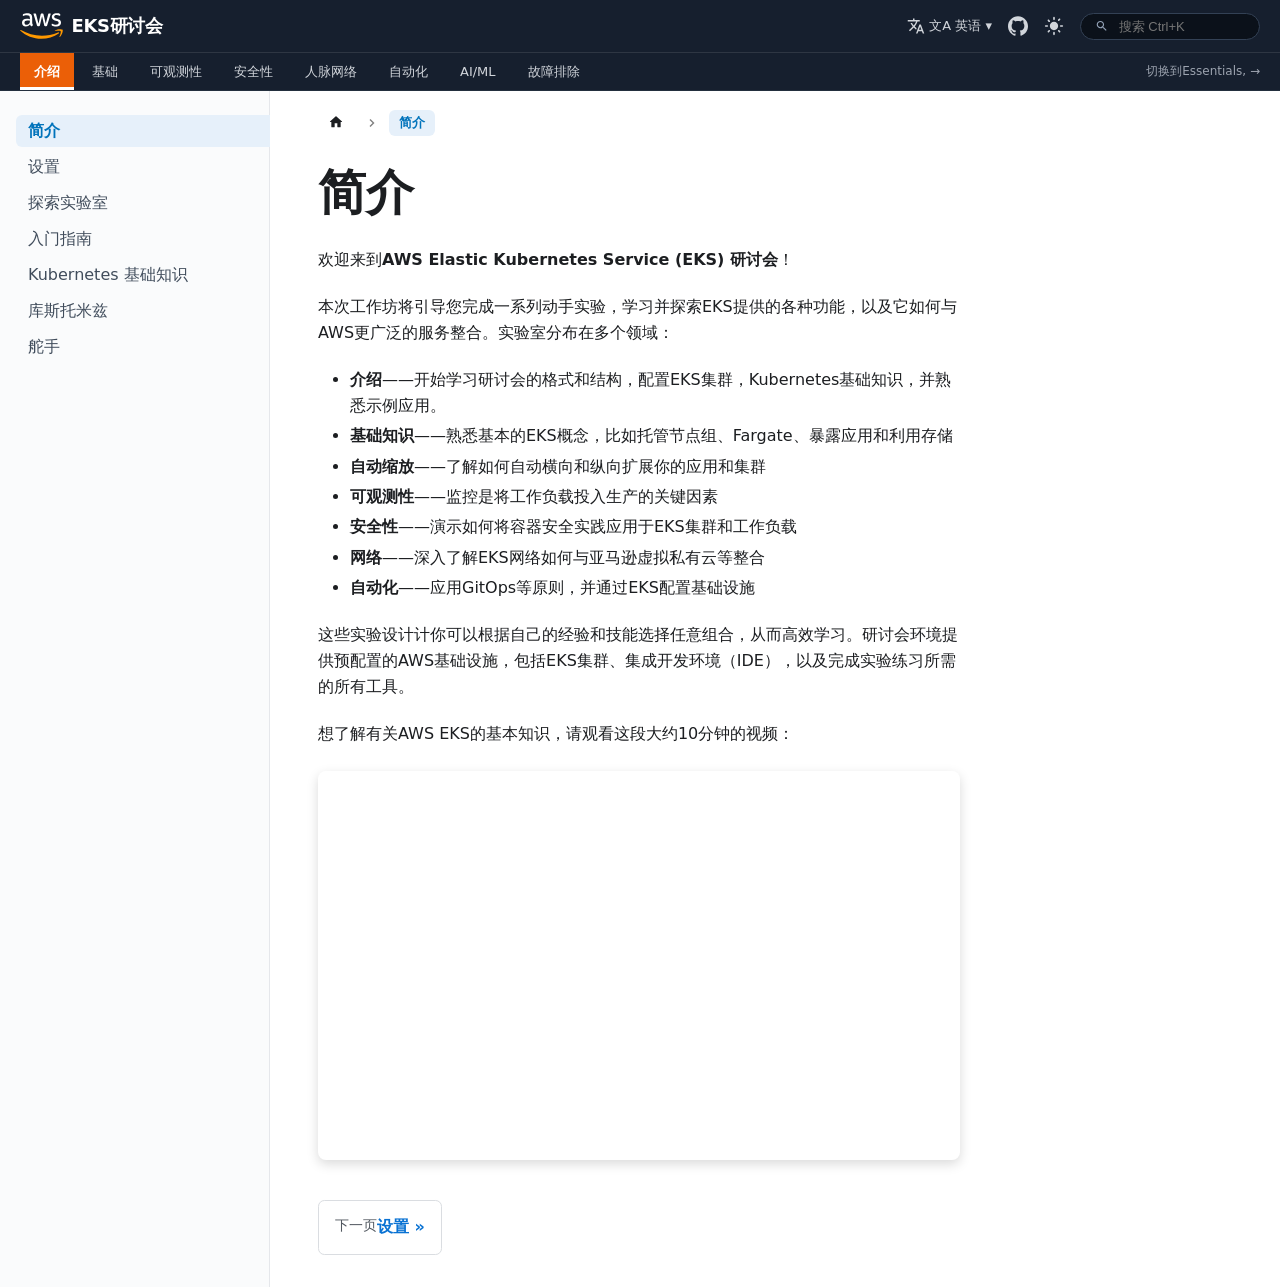
<file: workshop.html>
<!doctype html>
<html lang="zh-CN" dir="ltr" class="docs-wrapper plugin-docs plugin-id-default docs-version-current docs-doc-page docs-doc-id-introduction/index" data-theme="light">
<head>
<meta charset="UTF-8">
<meta name="generator" content="Docusaurus v3.4.0">
<title>简介 | Amazon EKS 研讨会</title>
<meta name="viewport" content="width=device-width,initial-scale=1">
<link rel="stylesheet" href="docusaurus.css">
<style>
  :root {
    --ifm-color-primary: #ec7211;
    --ifm-color-primary-dark: #d4630a;
    --ifm-color-primary-darker: #c85d09;
    --ifm-color-primary-darkest: #a54d08;
    --ifm-color-primary-light: #ee8028;
    --ifm-color-primary-lighter: #f08734;
    --ifm-color-primary-lightest: #f39d58;
    --ifm-code-font-size: 95%;
    --docusaurus-highlighted-code-line-bg: rgba(0, 0, 0, 0.1);
  }
  [data-theme='dark'] {
    --ifm-color-primary: #ec7211;
    --ifm-background-color: #0f172a;
    --ifm-navbar-background-color: #161f2e;
    --ifm-toc-border-color: #334155;
  }
  
  /* 顶部双层导航栏：1:1 对标用户截图 */
  .custom-top-header {
    background-color: #161f2e;
    color: #fff;
    position: sticky;
    top: 0;
    z-index: 1000;
    border-bottom: 1px solid #232f3e;
  }
  .navbar-row-main {
    display: flex;
    align-items: center;
    justify-content: space-between;
    height: 52px;
    padding: 0 1.25rem;
  }
  .navbar-row-sub {
    display: flex;
    align-items: center;
    justify-content: space-between;
    height: 38px;
    padding: 0 1.25rem;
    border-top: 1px solid rgba(255, 255, 255, 0.1);
    font-size: 13px;
  }
  .sub-nav-links {
    display: flex;
    align-items: center;
    gap: 4px;
    height: 100%;
    overflow-x: auto;
  }
  .sub-nav-item {
    color: #d1d5db;
    padding: 0 14px;
    height: 100%;
    display: flex;
    align-items: center;
    text-decoration: none;
    font-weight: 500;
    position: relative;
    cursor: pointer;
    white-space: nowrap;
    transition: all 0.15s ease;
  }
  .sub-nav-item:hover {
    color: #fff;
    text-decoration: none;
  }
  .sub-nav-item.active {
    color: #fff;
    background-color: #eb5f07;
    font-weight: 700;
  }
  .sub-nav-item.active::after {
    content: '';
    position: absolute;
    bottom: 0;
    left: 0;
    width: 100%;
    height: 3px;
    background-color: #fff;
  }

  .switch-essentials {
    color: #9ca3af;
    text-decoration: none;
    font-size: 12px;
    display: flex;
    align-items: center;
    gap: 4px;
    white-space: nowrap;
  }
  .switch-essentials:hover {
    color: #ec7211;
    text-decoration: none;
  }

  /* 搜索框对标截图 */
  .search-pill-box {
    background-color: #0b111a;
    border: 1px solid #334155;
    border-radius: 9999px;
    padding: 4px 14px;
    display: flex;
    align-items: center;
    gap: 8px;
    color: #94a3b8;
    font-size: 13px;
    width: 180px;
  }
  .search-pill-box input {
    background: transparent;
    border: none;
    outline: none;
    color: #fff;
    width: 100%;
    font-size: 13px;
  }

  /* 侧边栏对标截图 */
  .theme-doc-sidebar-container {
    width: 270px;
    min-height: calc(100vh - 90px);
    border-right: 1px solid #e5e7eb;
    background-color: #fafbfc;
  }
  [data-theme='dark'] .theme-doc-sidebar-container {
    border-right: 1px solid #334155;
    background-color: #0f172a;
  }

  .badge.lab {
    background-color: #4b5563;
    color: #f3f4f6;
    border-radius: 4px;
    padding: 2px 5px;
    font-size: 10.5px;
    font-weight: 600;
    letter-spacing: 0.5px;
    margin-left: 6px;
    border: none;
    display: inline-block;
  }

  .menu__caret-custom {
    color: #9ca3af;
    font-size: 12px;
    margin-left: 6px;
    font-family: monospace;
    font-weight: bold;
  }

  .menu__link--active {
    background-color: #e6f0fa !important;
    color: #0073bb !important;
    font-weight: 700;
    border-radius: 6px;
  }
  [data-theme='dark'] .menu__link--active {
    background-color: #1e293b !important;
    color: #38bdf8 !important;
  }

  .breadcrumbs__item--active .breadcrumbs__link {
    background-color: #e6f0fa;
    color: #0073bb;
    padding: 2px 10px;
    border-radius: 6px;
    font-weight: 600;
    font-size: 13px;
  }
  [data-theme='dark'] .breadcrumbs__item--active .breadcrumbs__link {
    background-color: #1e293b;
    color: #38bdf8;
  }

  .video-container {
    margin: 1.5rem 0;
    max-width: 680px;
    border-radius: 8px;
    overflow: hidden;
    box-shadow: 0 4px 12px rgba(0,0,0,0.15);
  }
</style>
</head>
<body class="navigation-with-keyboard">
<div id="__docusaurus">

  <!-- 顶部双层导航栏 -->
  <header class="custom-top-header">
    <!-- 第一层：品牌、语言、工具区 -->
    <div class="navbar-row-main">
      <div style="display:flex; align-items:center; gap:12px;">
        <a href="javascript:void(0)" onclick="loadDoc('intro')" style="display:flex; align-items:center; gap:8px; text-decoration:none;">
          <img src="img/logo.svg" alt="AWS" style="height:26px;">
          <b style="font-size:18px; color:#fff; font-weight:700; letter-spacing:-0.3px;">EKS研讨会</b>
        </a>
      </div>

      <div style="display:flex; align-items:center; gap:16px;">
        <!-- 语言选择 -->
        <div style="display:flex; align-items:center; gap:4px; font-size:13px; color:#d1d5db; cursor:pointer;" onclick="toggleLang()">
          <svg viewBox="0 0 24 24" width="18" height="18" fill="currentColor">
            <path d="M12.87 15.07l-2.54-2.51.03-.03c1.74-1.94 2.98-4.17 3.71-6.53H17V4h-7V2H8v2H1v1.99h11.17C11.5 7.92 10.44 9.75 9 11.35 8.07 10.32 7.3 9.19 6.69 8h-2c.73 1.63 1.73 3.17 2.98 4.56l-5.09 5.02L4 19l5-5 3.11 3.11.76-2.04zM18.5 10h-2L12 22h2l1.12-3h4.75L21 22h2l-4.5-12zm-2.62 7l1.62-4.33L19.12 17h-3.24z"/>
          </svg>
          <span id="langText">文A 英语 ▾</span>
        </div>

        <!-- GitHub -->
        <a href="https://github.com/aws-samples/eks-workshop-v2" target="_blank" rel="noopener noreferrer" style="color:#d1d5db; display:flex;" title="GitHub Repository">
          <svg viewBox="0 0 24 24" width="20" height="20" fill="currentColor">
            <path d="M12 .297c-6.63 0-12 5.373-12 12 0 5.303 3.438 9.8 8.205 11.385.6.113.82-.258.82-.577 0-.285-.01-1.04-.015-2.04-3.338.724-4.042-1.61-4.042-1.61C4.422 18.07 3.633 17.7 3.633 17.7c-1.087-.744.084-.729.084-.729 1.205.084 1.838 1.236 1.838 1.236 1.07 1.835 2.809 1.305 3.495.998.108-.776.417-1.305.76-1.605-2.665-.3-5.466-1.332-5.466-5.93 0-1.31.465-2.38 1.235-3.22-.135-.303-.54-1.523.105-3.176 0 0 1.005-.322 3.3 1.23.96-.267 1.98-.399 3-.405 1.02.006 2.04.138 3 .405 2.28-1.552 3.285-1.23 3.285-1.23.645 1.653.24 2.873.12 3.176.765.84 1.23 1.91 1.23 3.22 0 4.61-2.805 5.625-5.475 5.92.42.36.81 1.096.81 2.22 0 1.606-.015 2.896-.015 3.286 0 .315.21.69.825.57C20.565 22.092 24 17.592 24 12.297c0-6.627-5.373-12-12-12"/>
          </svg>
        </a>

        <!-- 主题切换 -->
        <button class="clean-btn" onclick="toggleTheme()" style="color:#d1d5db; display:flex; cursor:pointer;" title="切换暗黑/明亮模式">
          <svg viewBox="0 0 24 24" width="20" height="20" fill="currentColor">
            <path d="M12 7c-2.76 0-5 2.24-5 5s2.24 5 5 5 5-2.24 5-5-2.24-5-5-5zM2 13h2c.55 0 1-.45 1-1s-.45-1-1-1H2c-.55 0-1 .45-1 1s.45 1 1 1zm18 0h2c.55 0 1-.45 1-1s-.45-1-1-1h-2c-.55 0-1 .45-1 1s.45 1 1 1zM11 2v2c0 .55.45 1 1 1s1-.45 1-1V2c0-.55-.45-1-1-1s-1 .45-1 1zm0 18v2c0 .55.45 1 1 1s1-.45 1-1v-2c0-.55-.45-1-1-1s-1 .45-1 1zM5.99 4.58c-.39-.39-1.03-.39-1.41 0s-.39 1.03 0 1.41l1.06 1.06c.39.39 1.03.39 1.41 0s.39-1.03 0-1.41L5.99 4.58zm12.37 12.37c-.39-.39-1.03-.39-1.41 0s-.39 1.03 0 1.41l1.06 1.06c.39.39 1.03.39 1.41 0s.39-1.03 0-1.41l-1.06-1.06zm1.06-12.37c.39-.39.39-1.03 0-1.41s-1.03-.39-1.41 0l-1.06 1.06c-.39.39-.39 1.03 0 1.41s1.03.39 1.41 0l1.06-1.06zM7.05 18.36c.39-.39.39-1.03 0-1.41s-1.03-.39-1.41 0l-1.06 1.06c-.39.39-.39 1.03 0 1.41s1.03.39 1.41 0l1.06-1.06z"/>
          </svg>
        </button>

        <!-- 搜索输入框 -->
        <div class="search-pill-box">
          <svg viewBox="0 0 24 24" width="16" height="16" fill="currentColor"><path d="M15.5 14h-.79l-.28-.27C15.41 12.59 16 11.11 16 9.5 16 5.91 13.09 3 9.5 3S3 5.91 3 9.5 5.91 16 9.5 16c1.61 0 3.09-.59 4.23-1.57l.27.28v.79l5 4.99L20.49 19l-4.99-5zm-6 0C7.01 14 5 11.99 5 9.5S7.01 5 9.5 5 14 7.01 14 9.5 11.99 14 9.5 14z"/></svg>
          <input type="text" id="topSearch" placeholder="搜索 Ctrl+K" oninput="handleSearch(this.value)">
        </div>
      </div>
    </div>

    <!-- 第二层：模块分类标签 -->
    <div class="navbar-row-sub">
      <div class="sub-nav-links">
        <a class="sub-nav-item active" id="tab-intro" onclick="switchMainTab('intro')">介绍</a>
        <a class="sub-nav-item" id="tab-fundamentals" onclick="switchMainTab('fundamentals')">基础</a>
        <a class="sub-nav-item" id="tab-observability" onclick="switchMainTab('observability')">可观测性</a>
        <a class="sub-nav-item" id="tab-security" onclick="switchMainTab('security')">安全性</a>
        <a class="sub-nav-item" id="tab-networking" onclick="switchMainTab('networking')">人脉网络</a>
        <a class="sub-nav-item" id="tab-automation" onclick="switchMainTab('automation')">自动化</a>
        <a class="sub-nav-item" id="tab-aiml" onclick="switchMainTab('aiml')">AI/ML</a>
        <a class="sub-nav-item" id="tab-troubleshooting" onclick="switchMainTab('troubleshooting')">故障排除</a>
      </div>
      <div>
        <a href="javascript:void(0)" class="switch-essentials" onclick="alert('已启用精简模式！')">
          切换到Essentials, →
        </a>
      </div>
    </div>
  </header>

  <!-- 主体页面容器 -->
  <div class="main-wrapper docs-wrapper doc-page">
    <div class="docPage_bm7k" style="display:flex;">

      <!-- 左侧边栏 (Sidebar) 1:1 对标 -->
      <aside class="theme-doc-sidebar-container docSidebarContainer_c7NB">
        <div class="sidebarViewport_KYo0" style="padding:16px 8px;">
          <div class="sidebar_CUen">
            <nav aria-label="Docs sidebar" class="menu thin-scrollbar menu_jmj1">
              <ul class="theme-doc-sidebar-menu menu__list" id="sidebarMenuList">
                <!-- 由 JS 根据当前模块动态生成 -->
              </ul>
            </nav>
          </div>
        </div>
      </aside>

      <!-- 右侧正文区域 (Main Content) 1:1 对标 -->
      <main class="docMainContainer_a9sJ" style="flex:1; padding-left:2rem;">
        <div class="container padding-top--md padding-bottom--lg" style="max-width:960px; margin:0;">
          <div class="row">
            <div class="col docItemCol_Qr34">
              <div class="docItemContainer_tjFy">
                <article>
                  <!-- 面包屑导航 -->
                  <nav class="theme-doc-breadcrumbs breadcrumbsContainer_T5ub" aria-label="Breadcrumbs" style="margin-bottom:1.5rem;">
                    <ul class="breadcrumbs">
                      <li class="breadcrumbs__item">
                        <a aria-label="Home page" class="breadcrumbs__link" href="javascript:void(0)" onclick="loadDoc('intro')">
                          <svg viewBox="0 0 24 24" width="16" height="16" fill="currentColor" style="vertical-align:text-bottom;">
                            <path d="M10 19v-5h4v5c0 .55.45 1 1 1h3c.55 0 1-.45 1-1v-7h1.7c.46 0 .68-.57.33-.87L12.67 3.6c-.38-.34-.96-.34-1.34 0l-8.36 7.53c-.34.3-.13.87.33.87H5v7c0 .55.45 1 1 1h3c.55 0 1-.45 1-1z"/>
                          </svg>
                        </a>
                      </li>
                      <li class="breadcrumbs__item breadcrumbs__item--active">
                        <span class="breadcrumbs__link" id="currentBreadcrumb">简介</span>
                      </li>
                    </ul>
                  </nav>

                  <!-- 正文内容渲染 -->
                  <div class="theme-doc-markdown markdown" id="pageContent">
                    <!-- JS 动态注入 -->
                  </div>

                  <!-- 翻页导航 -->
                  <nav class="pagination-nav docusaurus-mt-lg" aria-label="Docs pages" style="margin-top:2.5rem; display:flex; justify-content:space-between;">
                    <a class="pagination-nav__link pagination-nav__link--prev" id="prevBtn" style="display:none;" href="javascript:void(0)">
                      <div class="pagination-nav__sublabel">上一页</div>
                      <div class="pagination-nav__label" id="prevLabel">上一章</div>
                    </a>
                    <a class="pagination-nav__link pagination-nav__link--next" id="nextBtn" href="javascript:void(0)" onclick="loadDoc('setup')">
                      <div class="pagination-nav__sublabel">下一页</div>
                      <div class="pagination-nav__label" id="nextLabel">设置</div>
                    </a>
                  </nav>
                </article>
              </div>
            </div>
          </div>
        </div>
      </main>

    </div>
  </div>

</div>

<!-- 完整内容字典与交互引擎 -->
<script>
  const docsData = {
    'intro': {
      title: '简介',
      crumb: '简介',
      module: 'intro',
      next: 'setup',
      nextTitle: '设置',
      prev: null,
      content: `
        <header><h1>简介</h1></header>
        <p>欢迎来到<strong>AWS Elastic Kubernetes Service (EKS) 研讨会</strong>！</p>
        <p>本次工作坊将引导您完成一系列动手实验，学习并探索EKS提供的各种功能，以及它如何与AWS更广泛的服务整合。实验室分布在多个领域：</p>
        <ul>
          <li><strong>介绍</strong>——开始学习研讨会的格式和结构，配置EKS集群，Kubernetes基础知识，并熟悉示例应用。</li>
          <li><strong>基础知识</strong>——熟悉基本的EKS概念，比如托管节点组、Fargate、暴露应用和利用存储</li>
          <li><strong>自动缩放</strong>——了解如何自动横向和纵向扩展你的应用和集群</li>
          <li><strong>可观测性</strong>——监控是将工作负载投入生产的关键因素</li>
          <li><strong>安全性</strong>——演示如何将容器安全实践应用于EKS集群和工作负载</li>
          <li><strong>网络</strong>——深入了解EKS网络如何与亚马逊虚拟私有云等整合</li>
          <li><strong>自动化</strong>——应用GitOps等原则，并通过EKS配置基础设施</li>
        </ul>
        <p>这些实验设计计你可以根据自己的经验和技能选择任意组合，从而高效学习。研讨会环境提供预配置的AWS基础设施，包括EKS集群、集成开发环境（IDE），以及完成实验练习所需的所有工具。</p>
        <p>想了解有关AWS EKS的基本知识，请观看这段大约10分钟的视频：</p>
        <div class="video-container">
          <iframe width="100%" height="380" src="https://www.youtube-nocookie.com/embed/E956xeOt050" title="Amazon EKS Overview" frameborder="0" allow="accelerometer; autoplay; clipboard-write; encrypted-media; gyroscope; picture-in-picture" allowfullscreen></iframe>
        </div>
      `
    },
    'setup': {
      title: '设置',
      crumb: '设置',
      module: 'intro',
      next: 'navigating-labs',
      nextTitle: '探索实验室',
      prev: 'intro',
      prevTitle: '简介',
      content: `
        <header><h1>实验环境设置 (Setup)</h1></header>
        <p>在开始实验前，需确保客户端环境配置完毕。本研讨会提供完整的预置云环境，也可以在您自己的 AWS 账号中运行。</p>
        <h3>环境校验命令</h3>
        <pre><code class="language-bash"># 验证 AWS CLI 身份
aws sts get-caller-identity

# 校验 kubectl 客户端连通性
kubectl get nodes -o wide</code></pre>
      `
    },
    'navigating-labs': {
      title: '探索实验室',
      crumb: '探索实验室',
      module: 'intro',
      next: 'getting-started',
      nextTitle: '入门指南',
      prev: 'setup',
      prevTitle: '设置',
      content: `
        <header><h1>探索实验室 (Navigating the Labs)</h1></header>
        <p>研讨会中的每一个实验单元都是独立的，标有 <span class="badge lab">实验室</span> 徽章的模块均包含实际动手终端指令与验证逻辑。</p>
        <p>您可以根据业务需要，跳跃式选择特定架构模块进行学习（如专注可观测性或网络）。</p>
      `
    },
    'getting-started': {
      title: '入门指南',
      crumb: '入门指南',
      module: 'intro',
      next: 'basics',
      nextTitle: 'Kubernetes 基础知识',
      prev: 'navigating-labs',
      prevTitle: '探索实验室',
      content: `
        <header><h1>入门指南：零售微服务商城</h1></header>
        <p>研讨会以真实的微服务商城 <strong>Retail Store Sample App</strong> 贯穿始终，包含前端 UI、商品目录 Catalog、购物车 Carts、结账 Checkout 等独立微服务组件。</p>
        <pre><code class="language-bash">kubectl apply -k https://github.com/aws-samples/eks-workshop-v2/manifests/apps/retail-store/sample-acc/?ref=main
kubectl get pods -n retail</code></pre>
      `
    },
    'basics': {
      title: 'Kubernetes 基础知识',
      crumb: 'Kubernetes 基础知识',
      module: 'intro',
      next: 'kustomize',
      nextTitle: '库斯托米兹',
      prev: 'getting-started',
      prevTitle: '入门指南',
      content: `
        <header><h1>Kubernetes 基础知识</h1></header>
        <p>深入学习 Pods、Deployments 与 Services 的工作原理。特别注意 Service 的 <code>spec.selector</code> 必须与 Pod 的标签精确吻合，否则会导致服务发现中断，请求返回 503！</p>
      `
    },
    'kustomize': {
      title: '库斯托米兹',
      crumb: '库斯托米兹',
      module: 'intro',
      next: 'helm',
      nextTitle: '舵手',
      prev: 'basics',
      prevTitle: 'Kubernetes 基础知识',
      content: `
        <header><h1>库斯托米兹 (Kustomize) 声明式管理</h1></header>
        <p>Kustomize 允许在不修改上游 YAML 源码的前提下，通过 overlays 叠加层定制开发、测试与生产环境配置。</p>
      `
    },
    'helm': {
      title: '舵手',
      crumb: '舵手',
      module: 'intro',
      next: null,
      prev: 'kustomize',
      prevTitle: '库斯托米兹',
      content: `
        <header><h1>舵手 (Helm) 包管理</h1></header>
        <p>使用 Helm 3 快速安装和纳管 EKS 核心插件（如 AWS Load Balancer Controller、Metrics Server、Karpenter）。</p>
      `
    },
    'fundamentals': {
      title: '基础',
      crumb: '基础知识',
      module: 'fundamentals',
      next: null,
      prev: null,
      content: `
        <header><h1>计算与存储核心底座 (Fundamentals)</h1></header>
        <p>学习 EKS 核心计算与存储选项：</p>
        <ul>
          <li><strong>托管节点组 (MNG)</strong>：全自动补丁与平滑排空升级。</li>
          <li><strong>AWS Fargate</strong>：无服务器容器运行环境，Pod 独享专属安全沙箱。</li>
          <li><strong>EBS gp3 CSI</strong>：高性能动态块存储。</li>
          <li><strong>EFS CSI</strong>：多 Pod 并发读写共享存储。</li>
        </ul>
      `
    },
    'observability': {
      title: '可观测性',
      crumb: '可观测性',
      module: 'observability',
      next: null,
      prev: null,
      content: `
        <header><h1>全景可观测性 (Observability)</h1></header>
        <p>包含指标、链路追踪与集中式日志三位一体监控：</p>
        <ul>
          <li><strong>Container Insights</strong>：开箱即用指标大屏。</li>
          <li><strong>AMP & AMG</strong>：托管 Prometheus 时序库与托管 Grafana 看板。</li>
          <li><strong>AWS for Fluent Bit</strong>：标准日志流式汇聚。</li>
          <li><strong>Kubecost</strong>：容器成本精细化核算。</li>
        </ul>
      `
    },
    'security': {
      title: '安全性',
      crumb: '安全性',
      module: 'security',
      next: null,
      prev: null,
      content: `
        <header><h1>企业级安全与权限 (Security)</h1></header>
        <p>深入学习现代 EKS 权限防护：</p>
        <ul>
          <li><strong>EKS Pod Identity</strong>：最新推荐的 Pod 级 IAM 临时凭据自动注入标准。</li>
          <li><strong>Access Entries</strong>：替代已过时的 <code>aws-auth</code> ConfigMap。</li>
          <li><strong>Secrets Manager</strong>：与 External Secrets Operator (ESO) 集成。</li>
          <li><strong>Kyverno</strong>：Kubernetes 声明式准入控制与安全策略。</li>
        </ul>
      `
    },
    'networking': {
      title: '人脉网络',
      crumb: '人脉网络',
      module: 'networking',
      next: null,
      prev: null,
      content: `
        <header><h1>网络与负载均衡网关 (Networking)</h1></header>
        <p>原生 VPC 容器网络深度解析：</p>
        <ul>
          <li><strong>Amazon VPC CNI</strong>：真实 VPC IP 直通 Pod。</li>
          <li><strong>前缀委托 (/28 网段)</strong>：突破单节点网卡 IP 密度配额。</li>
          <li><strong>Pod 独立安全组 (SGP)</strong>：实例级防火墙隔离。</li>
          <li><strong>AWS Load Balancer Controller</strong>：自动化 ALB Ingress 七层路由与 NLB 四层负载均衡。</li>
        </ul>
      `
    },
    'automation': {
      title: '自动化',
      crumb: '自动化',
      module: 'automation',
      next: null,
      prev: null,
      content: `
        <header><h1>自动化与 GitOps (Automation)</h1></header>
        <p>通过 ArgoCD 和 Flux 落地 GitOps，以 Git 为单一可信源实现环境自动收敛，并结合 ACK (AWS Controllers for Kubernetes) 直接用 YAML 管理 S3 与 RDS 云资源。</p>
      `
    },
    'aiml': {
      title: 'AI/ML',
      crumb: 'AI/ML',
      module: 'aiml',
      next: null,
      prev: null,
      content: `
        <header><h1>AI / ML 与大模型工程 (AI/ML on EKS)</h1></header>
        <p>大模型在 EKS 上的高效推理与训练实践：</p>
        <ul>
          <li>基于 <strong>vLLM + Mistral 7B</strong> 的本地大语言模型服务。</li>
          <li><strong>AWS Inferentia2 / Trainium</strong> 专用 AI 算力芯片加速与 Neuron SDK。</li>
        </ul>
      `
    },
    'troubleshooting': {
      title: '故障排除',
      crumb: '故障排除',
      module: 'troubleshooting',
      next: null,
      prev: null,
      content: `
        <header><h1>官方实战故障排查全集 (Troubleshooting)</h1></header>
        <p>针对云原生真实生产痛点深度复盘：</p>
        <ul>
          <li><strong>Service 503 幽灵故障</strong>：Selector 标签漂移与 EndpointSlice 为空排查。</li>
          <li><strong>滚动更新卡死</strong>：就绪探针 (Readiness Probe) 404 与流量保护死锁。</li>
          <li><strong>CoreDNS 解析超时</strong>：Linux <code>ndots:5</code> 搜索域过多优化。</li>
          <li><strong>ALB 502 Bad Gateway</strong>：子网标签缺失与安全组阻断修复。</li>
        </ul>
      `
    }
  };

  // 侧边栏菜单结构
  const moduleSidebars = {
    'intro': [
      { id: 'intro', label: '简介' },
      { id: 'setup', label: '设置', hasSub: true },
      { id: 'navigating-labs', label: '探索实验室' },
      { id: 'getting-started', label: '入门指南', badge: '实验室', hasSub: true },
      { id: 'basics', label: 'Kubernetes 基础知识', badge: '实验室', hasSub: true },
      { id: 'kustomize', label: '库斯托米兹', badge: '实验室' },
      { id: 'helm', label: '舵手', badge: '实验室' }
    ],
    'fundamentals': [
      { id: 'fundamentals', label: '计算与存储基础' }
    ],
    'observability': [
      { id: 'observability', label: '全景可观测性' }
    ],
    'security': [
      { id: 'security', label: '企业级安全与权限' }
    ],
    'networking': [
      { id: 'networking', label: '人脉网络与服务网格' }
    ],
    'automation': [
      { id: 'automation', label: '自动化与 GitOps' }
    ],
    'aiml': [
      { id: 'aiml', label: 'AI/ML 与大模型工程' }
    ],
    'troubleshooting': [
      { id: 'troubleshooting', label: '实战故障排查全集' }
    ]
  };

  let currentModule = 'intro';

  function renderSidebar(items, currentId) {
    const list = document.getElementById('sidebarMenuList');
    list.innerHTML = '';

    items.forEach(item => {
      const li = document.createElement('li');
      li.className = 'theme-doc-sidebar-item-link menu__list-item';

      const a = document.createElement('a');
      a.className = 'menu__link' + (item.id === currentId ? ' menu__link--active' : '');
      a.href = 'javascript:void(0)';
      a.onclick = () => loadDoc(item.id);

      let inner = '<div style="display:flex; align-items:center; width:100%; justify-content:space-between;">';
      inner += '<span>' + item.label + '</span>';
      inner += '<div style="display:flex; align-items:center;">';
      if (item.badge) {
        inner += '<span class="badge lab">' + item.badge + '</span>';
      }
      if (item.hasSub) {
        inner += '<span class="menu__caret-custom">></span>';
      }
      inner += '</div></div>';

      a.innerHTML = inner;
      li.appendChild(a);
      list.appendChild(li);
    });
  }

  function loadDoc(docId) {
    const data = docsData[docId] || docsData['intro'];
    document.getElementById('currentBreadcrumb').innerText = data.crumb;
    document.getElementById('pageContent').innerHTML = data.content;

    // 顶部大分类高亮联动
    const mod = data.module || 'intro';
    document.querySelectorAll('.sub-nav-item').forEach(el => el.classList.remove('active'));
    const activeTab = document.getElementById('tab-' + mod);
    if (activeTab) activeTab.classList.add('active');

    // 侧边栏联动
    currentModule = mod;
    const sidebarItems = moduleSidebars[mod] || moduleSidebars['intro'];
    renderSidebar(sidebarItems, docId);

    // 翻页联动
    const prevBtn = document.getElementById('prevBtn');
    const nextBtn = document.getElementById('nextBtn');

    if (data.prev && docsData[data.prev]) {
      prevBtn.style.display = 'flex';
      document.getElementById('prevLabel').innerText = data.prevTitle;
      prevBtn.onclick = () => loadDoc(data.prev);
    } else {
      prevBtn.style.display = 'none';
    }

    if (data.next && docsData[data.next]) {
      nextBtn.style.display = 'flex';
      document.getElementById('nextLabel').innerText = data.nextTitle;
      nextBtn.onclick = () => loadDoc(data.next);
    } else {
      nextBtn.style.display = 'none';
    }

    window.scrollTo({ top: 0, behavior: 'smooth' });
  }

  function switchMainTab(modKey) {
    if (docsData[modKey]) {
      loadDoc(modKey);
    } else {
      loadDoc('intro');
    }
  }

  function toggleTheme() {
    const current = document.documentElement.getAttribute('data-theme');
    const target = current === 'dark' ? 'light' : 'dark';
    document.documentElement.setAttribute('data-theme', target);
  }

  function toggleLang() {
    const t = document.getElementById('langText');
    if (t.innerText.includes('英语')) {
      t.innerText = '文A 中文(简体) ▾';
    } else {
      t.innerText = '文A 英语 ▾';
    }
  }

  function handleSearch(q) {
    q = q.toLowerCase().trim();
    if (!q) return;
    for (const [key, val] of Object.entries(docsData)) {
      if (val.title.toLowerCase().includes(q) || val.content.toLowerCase().includes(q)) {
        loadDoc(key);
        break;
      }
    }
  }

  window.addEventListener('keydown', (e) => {
    if ((e.ctrlKey || e.metaKey) && e.key === 'k') {
      e.preventDefault();
      document.getElementById('topSearch').focus();
    }
  });

  window.onload = () => {
    loadDoc('intro');
  };
</script>
</body>
</html>
</file>
<file: docusaurus.css>
.col,.container{padding:0 var(--ifm-spacing-horizontal);width:100%}.markdown>h2,.markdown>h3,.markdown>h4,.markdown>h5,.markdown>h6{margin-bottom:calc(var(--ifm-heading-vertical-rhythm-bottom)*var(--ifm-leading))}body,ol ol,ol ul,ul ol,ul ul{margin:0}blockquote,pre{margin:0 0 var(--ifm-spacing-vertical)}.breadcrumbs__link,.button{transition-timing-function:var(--ifm-transition-timing-default)}.button,code{vertical-align:middle}.button--outline.button--active,.button--outline:active,.button--outline:hover,:root{--ifm-button-color:var(--ifm-font-color-base-inverse)}.menu__link:hover,a{transition:color var(--ifm-transition-fast) var(--ifm-transition-timing-default)}.navbar--dark,:root{--ifm-navbar-link-hover-color:var(--ifm-color-primary)}.menu,.navbar-sidebar{overflow-x:hidden}:root,html[data-theme=dark]{--ifm-color-emphasis-500:var(--ifm-color-gray-500)}.badge,.button,.dropdown__link,.searchbox,.text--truncate{white-space:nowrap}.searchbox__reset:focus,.searchbox__submit:focus,body:not(.navigation-with-keyboard) :not(input):focus{outline:0}pre,table{overflow:auto}.markdown li,body{word-wrap:break-word}.toggleButton_MMFG,html{-webkit-tap-highlight-color:transparent}*,.algolia-autocomplete .ds-dropdown-menu *,.searchbox,.searchbox__input{box-sizing:border-box}.clean-list,.containsTaskList_QWGu,.details_IpIu>summary,.dropdown__menu,.menu__list{list-style:none}:root{--ifm-color-scheme:light;--ifm-dark-value:10%;--ifm-darker-value:15%;--ifm-darkest-value:30%;--ifm-light-value:15%;--ifm-lighter-value:30%;--ifm-lightest-value:50%;--ifm-contrast-background-value:90%;--ifm-contrast-foreground-value:70%;--ifm-contrast-background-dark-value:70%;--ifm-contrast-foreground-dark-value:90%;--ifm-color-primary:#3578e5;--ifm-color-secondary:#ebedf0;--ifm-color-success:#00a400;--ifm-color-info:#54c7ec;--ifm-color-warning:#ffba00;--ifm-color-danger:#fa383e;--ifm-color-primary-dark:#306cce;--ifm-color-primary-darker:#2d66c3;--ifm-color-primary-darkest:#2554a0;--ifm-color-primary-light:#538ce9;--ifm-color-primary-lighter:#72a1ed;--ifm-color-primary-lightest:#9abcf2;--ifm-color-primary-contrast-background:#ebf2fc;--ifm-color-primary-contrast-foreground:#102445;--ifm-color-secondary-dark:#d4d5d8;--ifm-color-secondary-darker:#c8c9cc;--ifm-color-secondary-darkest:#a4a6a8;--ifm-color-secondary-light:#eef0f2;--ifm-color-secondary-lighter:#f1f2f5;--ifm-color-secondary-lightest:#f5f6f8;--ifm-color-secondary-contrast-background:#fdfdfe;--ifm-color-secondary-contrast-foreground:#474748;--ifm-color-success-dark:#009400;--ifm-color-success-darker:#008b00;--ifm-color-success-darkest:#007300;--ifm-color-success-light:#26b226;--ifm-color-success-lighter:#4dbf4d;--ifm-color-success-lightest:#80d280;--ifm-color-success-contrast-background:#e6f6e6;--ifm-color-success-contrast-foreground:#003100;--ifm-color-info-dark:#4cb3d4;--ifm-color-info-darker:#47a9c9;--ifm-color-info-darkest:#3b8ba5;--ifm-color-info-light:#6ecfef;--ifm-color-info-lighter:#87d8f2;--ifm-color-info-lightest:#aae3f6;--ifm-color-info-contrast-background:#eef9fd;--ifm-color-info-contrast-foreground:#193c47;--ifm-color-warning-dark:#e6a700;--ifm-color-warning-darker:#d99e00;--ifm-color-warning-darkest:#b38200;--ifm-color-warning-light:#ffc426;--ifm-color-warning-lighter:#ffcf4d;--ifm-color-warning-lightest:#ffdd80;--ifm-color-warning-contrast-background:#fff8e6;--ifm-color-warning-contrast-foreground:#4d3800;--ifm-color-danger-dark:#e13238;--ifm-color-danger-darker:#d53035;--ifm-color-danger-darkest:#af272b;--ifm-color-danger-light:#fb565b;--ifm-color-danger-lighter:#fb7478;--ifm-color-danger-lightest:#fd9c9f;--ifm-color-danger-contrast-background:#ffebec;--ifm-color-danger-contrast-foreground:#4b1113;--ifm-color-white:#fff;--ifm-color-black:#000;--ifm-color-gray-0:var(--ifm-color-white);--ifm-color-gray-100:#f5f6f7;--ifm-color-gray-200:#ebedf0;--ifm-color-gray-300:#dadde1;--ifm-color-gray-400:#ccd0d5;--ifm-color-gray-500:#bec3c9;--ifm-color-gray-600:#8d949e;--ifm-color-gray-700:#606770;--ifm-color-gray-800:#444950;--ifm-color-gray-900:#1c1e21;--ifm-color-gray-1000:var(--ifm-color-black);--ifm-color-emphasis-0:var(--ifm-color-gray-0);--ifm-color-emphasis-100:var(--ifm-color-gray-100);--ifm-color-emphasis-200:var(--ifm-color-gray-200);--ifm-color-emphasis-300:var(--ifm-color-gray-300);--ifm-color-emphasis-400:var(--ifm-color-gray-400);--ifm-color-emphasis-600:var(--ifm-color-gray-600);--ifm-color-emphasis-700:var(--ifm-color-gray-700);--ifm-color-emphasis-800:var(--ifm-color-gray-800);--ifm-color-emphasis-900:var(--ifm-color-gray-900);--ifm-color-emphasis-1000:var(--ifm-color-gray-1000);--ifm-color-content:var(--ifm-color-emphasis-900);--ifm-color-content-inverse:var(--ifm-color-emphasis-0);--ifm-color-content-secondary:#525860;--ifm-background-color:#0000;--ifm-background-surface-color:var(--ifm-color-content-inverse);--ifm-global-border-width:1px;--ifm-global-radius:0.4rem;--ifm-hover-overlay:#0000000d;--ifm-font-color-base:var(--ifm-color-content);--ifm-font-color-base-inverse:var(--ifm-color-content-inverse);--ifm-font-color-secondary:var(--ifm-color-content-secondary);--ifm-font-family-base:system-ui,-apple-system,Segoe UI,Roboto,Ubuntu,Cantarell,Noto Sans,sans-serif,BlinkMacSystemFont,"Segoe UI",Helvetica,Arial,sans-serif,"Apple Color Emoji","Segoe UI Emoji","Segoe UI Symbol";--ifm-font-family-monospace:SFMono-Regular,Menlo,Monaco,Consolas,"Liberation Mono","Courier New",monospace;--ifm-font-size-base:100%;--ifm-font-weight-light:300;--ifm-font-weight-normal:400;--ifm-font-weight-semibold:500;--ifm-font-weight-bold:700;--ifm-font-weight-base:var(--ifm-font-weight-normal);--ifm-line-height-base:1.65;--ifm-global-spacing:1rem;--ifm-spacing-vertical:var(--ifm-global-spacing);--ifm-spacing-horizontal:var(--ifm-global-spacing);--ifm-transition-fast:200ms;--ifm-transition-slow:400ms;--ifm-transition-timing-default:cubic-bezier(0.08,0.52,0.52,1);--ifm-global-shadow-lw:0 1px 2px 0 #0000001a;--ifm-global-shadow-md:0 5px 40px #0003;--ifm-global-shadow-tl:0 12px 28px 0 #0003,0 2px 4px 0 #0000001a;--ifm-z-index-dropdown:100;--ifm-z-index-fixed:200;--ifm-z-index-overlay:400;--ifm-container-width:1140px;--ifm-container-width-xl:1320px;--ifm-code-background:#f6f7f8;--ifm-code-border-radius:var(--ifm-global-radius);--ifm-code-font-size:90%;--ifm-code-padding-horizontal:0.1rem;--ifm-code-padding-vertical:0.1rem;--ifm-pre-background:var(--ifm-code-background);--ifm-pre-border-radius:var(--ifm-code-border-radius);--ifm-pre-color:inherit;--ifm-pre-line-height:1.45;--ifm-pre-padding:1rem;--ifm-heading-color:inherit;--ifm-heading-margin-top:0;--ifm-heading-margin-bottom:var(--ifm-spacing-vertical);--ifm-heading-font-family:var(--ifm-font-family-base);--ifm-heading-font-weight:var(--ifm-font-weight-bold);--ifm-heading-line-height:1.25;--ifm-h1-font-size:2rem;--ifm-h2-font-size:1.5rem;--ifm-h3-font-size:1.25rem;--ifm-h4-font-size:1rem;--ifm-h5-font-size:0.875rem;--ifm-h6-font-size:0.85rem;--ifm-image-alignment-padding:1.25rem;--ifm-leading-desktop:1.25;--ifm-leading:calc(var(--ifm-leading-desktop)*1rem);--ifm-list-left-padding:2rem;--ifm-list-margin:1rem;--ifm-list-item-margin:0.25rem;--ifm-list-paragraph-margin:1rem;--ifm-table-cell-padding:0.75rem;--ifm-table-background:#0000;--ifm-table-stripe-background:#00000008;--ifm-table-border-width:1px;--ifm-table-border-color:var(--ifm-color-emphasis-300);--ifm-table-head-background:inherit;--ifm-table-head-color:inherit;--ifm-table-head-font-weight:var(--ifm-font-weight-bold);--ifm-table-cell-color:inherit;--ifm-link-color:var(--ifm-color-primary);--ifm-link-decoration:none;--ifm-link-hover-color:var(--ifm-link-color);--ifm-link-hover-decoration:underline;--ifm-paragraph-margin-bottom:var(--ifm-leading);--ifm-blockquote-font-size:var(--ifm-font-size-base);--ifm-blockquote-border-left-width:2px;--ifm-blockquote-padding-horizontal:var(--ifm-spacing-horizontal);--ifm-blockquote-padding-vertical:0;--ifm-blockquote-shadow:none;--ifm-blockquote-color:var(--ifm-color-emphasis-800);--ifm-blockquote-border-color:var(--ifm-color-emphasis-300);--ifm-hr-background-color:var(--ifm-color-emphasis-500);--ifm-hr-height:1px;--ifm-hr-margin-vertical:1.5rem;--ifm-scrollbar-size:7px;--ifm-scrollbar-track-background-color:#f1f1f1;--ifm-scrollbar-thumb-background-color:silver;--ifm-scrollbar-thumb-hover-background-color:#a7a7a7;--ifm-alert-background-color:inherit;--ifm-alert-border-color:inherit;--ifm-alert-border-radius:var(--ifm-global-radius);--ifm-alert-border-width:0px;--ifm-alert-border-left-width:5px;--ifm-alert-color:var(--ifm-font-color-base);--ifm-alert-padding-horizontal:var(--ifm-spacing-horizontal);--ifm-alert-padding-vertical:var(--ifm-spacing-vertical);--ifm-alert-shadow:var(--ifm-global-shadow-lw);--ifm-avatar-intro-margin:1rem;--ifm-avatar-intro-alignment:inherit;--ifm-avatar-photo-size:3rem;--ifm-badge-background-color:inherit;--ifm-badge-border-color:inherit;--ifm-badge-border-radius:var(--ifm-global-radius);--ifm-badge-border-width:var(--ifm-global-border-width);--ifm-badge-color:var(--ifm-color-white);--ifm-badge-padding-horizontal:calc(var(--ifm-spacing-horizontal)*0.5);--ifm-badge-padding-vertical:calc(var(--ifm-spacing-vertical)*0.25);--ifm-breadcrumb-border-radius:1.5rem;--ifm-breadcrumb-spacing:0.5rem;--ifm-breadcrumb-color-active:var(--ifm-color-primary);--ifm-breadcrumb-item-background-active:var(--ifm-hover-overlay);--ifm-breadcrumb-padding-horizontal:0.8rem;--ifm-breadcrumb-padding-vertical:0.4rem;--ifm-breadcrumb-size-multiplier:1;--ifm-breadcrumb-separator:url('data:image/svg+xml;utf8,<svg xmlns="http://www.w3.org/2000/svg" x="0px" y="0px" viewBox="0 0 256 256"><g><g><polygon points="79.093,0 48.907,30.187 146.72,128 48.907,225.813 79.093,256 207.093,128"/></g></g><g></g><g></g><g></g><g></g><g></g><g></g><g></g><g></g><g></g><g></g><g></g><g></g><g></g><g></g><g></g></svg>');--ifm-breadcrumb-separator-filter:none;--ifm-breadcrumb-separator-size:0.5rem;--ifm-breadcrumb-separator-size-multiplier:1.25;--ifm-button-background-color:inherit;--ifm-button-border-color:var(--ifm-button-background-color);--ifm-button-border-width:var(--ifm-global-border-width);--ifm-button-font-weight:var(--ifm-font-weight-bold);--ifm-button-padding-horizontal:1.5rem;--ifm-button-padding-vertical:0.375rem;--ifm-button-size-multiplier:1;--ifm-button-transition-duration:var(--ifm-transition-fast);--ifm-button-border-radius:calc(var(--ifm-global-radius)*var(--ifm-button-size-multiplier));--ifm-button-group-spacing:2px;--ifm-card-background-color:var(--ifm-background-surface-color);--ifm-card-border-radius:calc(var(--ifm-global-radius)*2);--ifm-card-horizontal-spacing:var(--ifm-global-spacing);--ifm-card-vertical-spacing:var(--ifm-global-spacing);--ifm-toc-border-color:var(--ifm-color-emphasis-300);--ifm-toc-link-color:var(--ifm-color-content-secondary);--ifm-toc-padding-vertical:0.5rem;--ifm-toc-padding-horizontal:0.5rem;--ifm-dropdown-background-color:var(--ifm-background-surface-color);--ifm-dropdown-font-weight:var(--ifm-font-weight-semibold);--ifm-dropdown-link-color:var(--ifm-font-color-base);--ifm-dropdown-hover-background-color:var(--ifm-hover-overlay);--ifm-footer-background-color:var(--ifm-color-emphasis-100);--ifm-footer-color:inherit;--ifm-footer-link-color:var(--ifm-color-emphasis-700);--ifm-footer-link-hover-color:var(--ifm-color-primary);--ifm-footer-link-horizontal-spacing:0.5rem;--ifm-footer-padding-horizontal:calc(var(--ifm-spacing-horizontal)*2);--ifm-footer-padding-vertical:calc(var(--ifm-spacing-vertical)*2);--ifm-footer-title-color:inherit;--ifm-footer-logo-max-width:min(30rem,90vw);--ifm-hero-background-color:var(--ifm-background-surface-color);--ifm-hero-text-color:var(--ifm-color-emphasis-800);--ifm-menu-color:var(--ifm-color-emphasis-700);--ifm-menu-color-active:var(--ifm-color-primary);--ifm-menu-color-background-active:var(--ifm-hover-overlay);--ifm-menu-color-background-hover:var(--ifm-hover-overlay);--ifm-menu-link-padding-horizontal:0.75rem;--ifm-menu-link-padding-vertical:0.375rem;--ifm-menu-link-sublist-icon:url('data:image/svg+xml;utf8,<svg xmlns="http://www.w3.org/2000/svg" width="16px" height="16px" viewBox="0 0 24 24"><path fill="rgba(0,0,0,0.5)" d="M7.41 15.41L12 10.83l4.59 4.58L18 14l-6-6-6 6z"></path></svg>');--ifm-menu-link-sublist-icon-filter:none;--ifm-navbar-background-color:var(--ifm-background-surface-color);--ifm-navbar-height:3.75rem;--ifm-navbar-item-padding-horizontal:0.75rem;--ifm-navbar-item-padding-vertical:0.25rem;--ifm-navbar-link-color:var(--ifm-font-color-base);--ifm-navbar-link-active-color:var(--ifm-link-color);--ifm-navbar-padding-horizontal:var(--ifm-spacing-horizontal);--ifm-navbar-padding-vertical:calc(var(--ifm-spacing-vertical)*0.5);--ifm-navbar-shadow:var(--ifm-global-shadow-lw);--ifm-navbar-search-input-background-color:var(--ifm-color-emphasis-200);--ifm-navbar-search-input-color:var(--ifm-color-emphasis-800);--ifm-navbar-search-input-placeholder-color:var(--ifm-color-emphasis-500);--ifm-navbar-search-input-icon:url('data:image/svg+xml;utf8,<svg fill="currentColor" xmlns="http://www.w3.org/2000/svg" viewBox="0 0 16 16" height="16px" width="16px"><path d="M6.02945,10.20327a4.17382,4.17382,0,1,1,4.17382-4.17382A4.15609,4.15609,0,0,1,6.02945,10.20327Zm9.69195,4.2199L10.8989,9.59979A5.88021,5.88021,0,0,0,12.058,6.02856,6.00467,6.00467,0,1,0,9.59979,10.8989l4.82338,4.82338a.89729.89729,0,0,0,1.29912,0,.89749.89749,0,0,0-.00087-1.29909Z" /></svg>');--ifm-navbar-sidebar-width:83vw;--ifm-pagination-border-radius:var(--ifm-global-radius);--ifm-pagination-color-active:var(--ifm-color-primary);--ifm-pagination-font-size:1rem;--ifm-pagination-item-active-background:var(--ifm-hover-overlay);--ifm-pagination-page-spacing:0.2em;--ifm-pagination-padding-horizontal:calc(var(--ifm-spacing-horizontal)*1);--ifm-pagination-padding-vertical:calc(var(--ifm-spacing-vertical)*0.25);--ifm-pagination-nav-border-radius:var(--ifm-global-radius);--ifm-pagination-nav-color-hover:var(--ifm-color-primary);--ifm-pills-color-active:var(--ifm-color-primary);--ifm-pills-color-background-active:var(--ifm-hover-overlay);--ifm-pills-spacing:0.125rem;--ifm-tabs-color:var(--ifm-font-color-secondary);--ifm-tabs-color-active:var(--ifm-color-primary);--ifm-tabs-color-active-border:var(--ifm-tabs-color-active);--ifm-tabs-padding-horizontal:1rem;--ifm-tabs-padding-vertical:1rem}.badge--danger,.badge--info,.badge--primary,.badge--secondary,.badge--success,.badge--warning{--ifm-badge-border-color:var(--ifm-badge-background-color)}.button--link,.button--outline{--ifm-button-background-color:#0000}html{background-color:var(--ifm-background-color);color:var(--ifm-font-color-base);color-scheme:var(--ifm-color-scheme);font:var(--ifm-font-size-base)/var(--ifm-line-height-base) var(--ifm-font-family-base);-webkit-font-smoothing:antialiased;text-rendering:optimizelegibility;-webkit-text-size-adjust:100%;text-size-adjust:100%}iframe{border:0;color-scheme:auto}.container{margin:0 auto;max-width:var(--ifm-container-width)}.container--fluid{max-width:inherit}.row{display:flex;flex-wrap:wrap;margin:0 calc(var(--ifm-spacing-horizontal)*-1)}.margin-bottom--none,.margin-vert--none,.markdown>:last-child{margin-bottom:0!important}.margin-top--none,.margin-vert--none,.tabItem_l0OV{margin-top:0!important}.row--no-gutters{margin-left:0;margin-right:0}.margin-horiz--none,.margin-right--none{margin-right:0!important}.row--no-gutters>.col{padding-left:0;padding-right:0}.row--align-top{align-items:flex-start}.row--align-bottom{align-items:flex-end}.row--align-center{align-items:center}.row--align-stretch{align-items:stretch}.row--align-baseline{align-items:baseline}.col{--ifm-col-width:100%;flex:1 0;margin-left:0;max-width:var(--ifm-col-width)}.padding-bottom--none,.padding-vert--none{padding-bottom:0!important}.padding-top--none,.padding-vert--none{padding-top:0!important}.padding-horiz--none,.padding-left--none{padding-left:0!important}.padding-horiz--none,.padding-right--none{padding-right:0!important}.col[class*=col--]{flex:0 0 var(--ifm-col-width)}.col--1{--ifm-col-width:8.33333%}.col--offset-1{margin-left:8.33333%}.col--2{--ifm-col-width:16.66667%}.col--offset-2{margin-left:16.66667%}.col--3{--ifm-col-width:25%}.col--offset-3{margin-left:25%}.col--4{--ifm-col-width:33.33333%}.col--offset-4{margin-left:33.33333%}.col--5{--ifm-col-width:41.66667%}.col--offset-5{margin-left:41.66667%}.col--6{--ifm-col-width:50%}.col--offset-6{margin-left:50%}.col--7{--ifm-col-width:58.33333%}.col--offset-7{margin-left:58.33333%}.col--8{--ifm-col-width:66.66667%}.col--offset-8{margin-left:66.66667%}.col--9{--ifm-col-width:75%}.col--offset-9{margin-left:75%}.col--10{--ifm-col-width:83.33333%}.col--offset-10{margin-left:83.33333%}.col--11{--ifm-col-width:91.66667%}.col--offset-11{margin-left:91.66667%}.col--12{--ifm-col-width:100%}.col--offset-12{margin-left:100%}.margin-horiz--none,.margin-left--none{margin-left:0!important}.margin--none{margin:0!important}.margin-bottom--xs,.margin-vert--xs{margin-bottom:.25rem!important}.margin-top--xs,.margin-vert--xs{margin-top:.25rem!important}.margin-horiz--xs,.margin-left--xs{margin-left:.25rem!important}.margin-horiz--xs,.margin-right--xs{margin-right:.25rem!important}.margin--xs{margin:.25rem!important}.margin-bottom--sm,.margin-vert--sm{margin-bottom:.5rem!important}.margin-top--sm,.margin-vert--sm{margin-top:.5rem!important}.margin-horiz--sm,.margin-left--sm{margin-left:.5rem!important}.margin-horiz--sm,.margin-right--sm{margin-right:.5rem!important}.margin--sm{margin:.5rem!important}.margin-bottom--md,.margin-vert--md{margin-bottom:1rem!important}.margin-top--md,.margin-vert--md{margin-top:1rem!important}.margin-horiz--md,.margin-left--md{margin-left:1rem!important}.margin-horiz--md,.margin-right--md{margin-right:1rem!important}.margin--md{margin:1rem!important}.margin-bottom--lg,.margin-vert--lg{margin-bottom:2rem!important}.margin-top--lg,.margin-vert--lg{margin-top:2rem!important}.margin-horiz--lg,.margin-left--lg{margin-left:2rem!important}.margin-horiz--lg,.margin-right--lg{margin-right:2rem!important}.margin--lg{margin:2rem!important}.margin-bottom--xl,.margin-vert--xl{margin-bottom:5rem!important}.margin-top--xl,.margin-vert--xl{margin-top:5rem!important}.margin-horiz--xl,.margin-left--xl{margin-left:5rem!important}.margin-horiz--xl,.margin-right--xl{margin-right:5rem!important}.margin--xl{margin:5rem!important}.padding--none{padding:0!important}.padding-bottom--xs,.padding-vert--xs{padding-bottom:.25rem!important}.padding-top--xs,.padding-vert--xs{padding-top:.25rem!important}.padding-horiz--xs,.padding-left--xs{padding-left:.25rem!important}.padding-horiz--xs,.padding-right--xs{padding-right:.25rem!important}.padding--xs{padding:.25rem!important}.padding-bottom--sm,.padding-vert--sm{padding-bottom:.5rem!important}.padding-top--sm,.padding-vert--sm{padding-top:.5rem!important}.padding-horiz--sm,.padding-left--sm{padding-left:.5rem!important}.padding-horiz--sm,.padding-right--sm{padding-right:.5rem!important}.padding--sm{padding:.5rem!important}.padding-bottom--md,.padding-vert--md{padding-bottom:1rem!important}.padding-top--md,.padding-vert--md{padding-top:1rem!important}.padding-horiz--md,.padding-left--md{padding-left:1rem!important}.padding-horiz--md,.padding-right--md{padding-right:1rem!important}.padding--md{padding:1rem!important}.padding-bottom--lg,.padding-vert--lg{padding-bottom:2rem!important}.padding-top--lg,.padding-vert--lg{padding-top:2rem!important}.padding-horiz--lg,.padding-left--lg{padding-left:2rem!important}.padding-horiz--lg,.padding-right--lg{padding-right:2rem!important}.padding--lg{padding:2rem!important}.padding-bottom--xl,.padding-vert--xl{padding-bottom:5rem!important}.padding-top--xl,.padding-vert--xl{padding-top:5rem!important}.padding-horiz--xl,.padding-left--xl{padding-left:5rem!important}.padding-horiz--xl,.padding-right--xl{padding-right:5rem!important}.padding--xl{padding:5rem!important}code{background-color:var(--ifm-code-background);border:.1rem solid #0000001a;border-radius:var(--ifm-code-border-radius);font-family:var(--ifm-font-family-monospace);font-size:var(--ifm-code-font-size);padding:var(--ifm-code-padding-vertical) var(--ifm-code-padding-horizontal)}a code{color:inherit}pre{background-color:var(--ifm-pre-background);border-radius:var(--ifm-pre-border-radius);color:var(--ifm-pre-color);font:var(--ifm-code-font-size)/var(--ifm-pre-line-height) var(--ifm-font-family-monospace);padding:var(--ifm-pre-padding)}pre code{background-color:initial;border:none;font-size:100%;line-height:inherit;padding:0}kbd{background-color:var(--ifm-color-emphasis-0);border:1px solid var(--ifm-color-emphasis-400);border-radius:.2rem;box-shadow:inset 0 -1px 0 var(--ifm-color-emphasis-400);color:var(--ifm-color-emphasis-800);font:80% var(--ifm-font-family-monospace);padding:.15rem .3rem}h1,h2,h3,h4,h5,h6{color:var(--ifm-heading-color);font-family:var(--ifm-heading-font-family);font-weight:var(--ifm-heading-font-weight);line-height:var(--ifm-heading-line-height);margin:var(--ifm-heading-margin-top) 0 var(--ifm-heading-margin-bottom) 0}h1{font-size:var(--ifm-h1-font-size)}h2{font-size:var(--ifm-h2-font-size)}h3{font-size:var(--ifm-h3-font-size)}h4{font-size:var(--ifm-h4-font-size)}h5{font-size:var(--ifm-h5-font-size)}h6{font-size:var(--ifm-h6-font-size)}img{max-width:100%}img[align=right]{padding-left:var(--image-alignment-padding)}img[align=left]{padding-right:var(--image-alignment-padding)}.markdown{--ifm-h1-vertical-rhythm-top:3;--ifm-h2-vertical-rhythm-top:2;--ifm-h3-vertical-rhythm-top:1.5;--ifm-heading-vertical-rhythm-top:1.25;--ifm-h1-vertical-rhythm-bottom:1.25;--ifm-heading-vertical-rhythm-bottom:1}.markdown:after,.markdown:before{content:"";display:table}.markdown:after{clear:both}.markdown h1:first-child{--ifm-h1-font-size:3rem;margin-bottom:calc(var(--ifm-h1-vertical-rhythm-bottom)*var(--ifm-leading))}.markdown>h2{--ifm-h2-font-size:2rem;margin-top:calc(var(--ifm-h2-vertical-rhythm-top)*var(--ifm-leading))}.markdown>h3{--ifm-h3-font-size:1.5rem;margin-top:calc(var(--ifm-h3-vertical-rhythm-top)*var(--ifm-leading))}.markdown>h4,.markdown>h5,.markdown>h6{margin-top:calc(var(--ifm-heading-vertical-rhythm-top)*var(--ifm-leading))}.markdown>p,.markdown>pre,.markdown>ul,.tabList_J5MA{margin-bottom:var(--ifm-leading)}.markdown li>p{margin-top:var(--ifm-list-paragraph-margin)}.markdown li+li{margin-top:var(--ifm-list-item-margin)}ol,ul{margin:0 0 var(--ifm-list-margin);padding-left:var(--ifm-list-left-padding)}ol ol,ul ol{list-style-type:lower-roman}ol ol ol,ol ul ol,ul ol ol,ul ul ol{list-style-type:lower-alpha}table{border-collapse:collapse;display:block;margin-bottom:var(--ifm-spacing-vertical)}table thead tr{border-bottom:2px solid var(--ifm-table-border-color)}table thead,table tr:nth-child(2n){background-color:var(--ifm-table-stripe-background)}table tr{background-color:var(--ifm-table-background);border-top:var(--ifm-table-border-width) solid var(--ifm-table-border-color)}table td,table th{border:var(--ifm-table-border-width) solid var(--ifm-table-border-color);padding:var(--ifm-table-cell-padding)}table th{background-color:var(--ifm-table-head-background);color:var(--ifm-table-head-color);font-weight:var(--ifm-table-head-font-weight)}table td{color:var(--ifm-table-cell-color)}strong{font-weight:var(--ifm-font-weight-bold)}a{color:var(--ifm-link-color);text-decoration:var(--ifm-link-decoration)}a:hover{color:var(--ifm-link-hover-color);text-decoration:var(--ifm-link-hover-decoration)}.button:hover,.text--no-decoration,.text--no-decoration:hover,a:not([href]){text-decoration:none}p{margin:0 0 var(--ifm-paragraph-margin-bottom)}blockquote{border-left:var(--ifm-blockquote-border-left-width) solid var(--ifm-blockquote-border-color);box-shadow:var(--ifm-blockquote-shadow);color:var(--ifm-blockquote-color);font-size:var(--ifm-blockquote-font-size);padding:var(--ifm-blockquote-padding-vertical) var(--ifm-blockquote-padding-horizontal)}blockquote>:first-child{margin-top:0}blockquote>:last-child{margin-bottom:0}hr{background-color:var(--ifm-hr-background-color);border:0;height:var(--ifm-hr-height);margin:var(--ifm-hr-margin-vertical) 0}.shadow--lw{box-shadow:var(--ifm-global-shadow-lw)!important}.shadow--md{box-shadow:var(--ifm-global-shadow-md)!important}.shadow--tl{box-shadow:var(--ifm-global-shadow-tl)!important}.text--primary,.wordWrapButtonEnabled_XzR1 .wordWrapButtonIcon_HV9T{color:var(--ifm-color-primary)}.text--secondary{color:var(--ifm-color-secondary)}.text--success{color:var(--ifm-color-success)}.text--info{color:var(--ifm-color-info)}.text--warning{color:var(--ifm-color-warning)}.text--danger{color:var(--ifm-color-danger)}.text--center{text-align:center}.text--left{text-align:left}.text--justify{text-align:justify}.text--right{text-align:right}.text--capitalize{text-transform:capitalize}.text--lowercase{text-transform:lowercase}.admonitionHeading_GCBg,.alert__heading,.footer .footer__title,.text--uppercase{text-transform:uppercase}.text--light{font-weight:var(--ifm-font-weight-light)}.text--normal{font-weight:var(--ifm-font-weight-normal)}.text--semibold{font-weight:var(--ifm-font-weight-semibold)}.text--bold{font-weight:var(--ifm-font-weight-bold)}.text--italic{font-style:italic}.text--truncate{overflow:hidden;text-overflow:ellipsis}.text--break{word-wrap:break-word!important;word-break:break-word!important}.clean-btn{background:none;border:none;color:inherit;cursor:pointer;font-family:inherit;padding:0}.alert,.alert .close{color:var(--ifm-alert-foreground-color)}.clean-list{padding-left:0}.alert--primary{--ifm-alert-background-color:var(--ifm-color-primary-contrast-background);--ifm-alert-background-color-highlight:#3578e526;--ifm-alert-foreground-color:var(--ifm-color-primary-contrast-foreground);--ifm-alert-border-color:var(--ifm-color-primary-dark)}.alert--secondary{--ifm-alert-background-color:var(--ifm-color-secondary-contrast-background);--ifm-alert-background-color-highlight:#ebedf026;--ifm-alert-foreground-color:var(--ifm-color-secondary-contrast-foreground);--ifm-alert-border-color:var(--ifm-color-secondary-dark)}.alert--success{--ifm-alert-background-color:var(--ifm-color-success-contrast-background);--ifm-alert-background-color-highlight:#00a40026;--ifm-alert-foreground-color:var(--ifm-color-success-contrast-foreground);--ifm-alert-border-color:var(--ifm-color-success-dark)}.alert--info{--ifm-alert-background-color:var(--ifm-color-info-contrast-background);--ifm-alert-background-color-highlight:#54c7ec26;--ifm-alert-foreground-color:var(--ifm-color-info-contrast-foreground);--ifm-alert-border-color:var(--ifm-color-info-dark)}.alert--warning{--ifm-alert-background-color:var(--ifm-color-warning-contrast-background);--ifm-alert-background-color-highlight:#ffba0026;--ifm-alert-foreground-color:var(--ifm-color-warning-contrast-foreground);--ifm-alert-border-color:var(--ifm-color-warning-dark)}.alert--danger{--ifm-alert-background-color:var(--ifm-color-danger-contrast-background);--ifm-alert-background-color-highlight:#fa383e26;--ifm-alert-foreground-color:var(--ifm-color-danger-contrast-foreground);--ifm-alert-border-color:var(--ifm-color-danger-dark)}.alert{--ifm-code-background:var(--ifm-alert-background-color-highlight);--ifm-link-color:var(--ifm-alert-foreground-color);--ifm-link-hover-color:var(--ifm-alert-foreground-color);--ifm-link-decoration:underline;--ifm-tabs-color:var(--ifm-alert-foreground-color);--ifm-tabs-color-active:var(--ifm-alert-foreground-color);--ifm-tabs-color-active-border:var(--ifm-alert-border-color);background-color:var(--ifm-alert-background-color);border:var(--ifm-alert-border-width) solid var(--ifm-alert-border-color);border-left-width:var(--ifm-alert-border-left-width);border-radius:var(--ifm-alert-border-radius);box-shadow:var(--ifm-alert-shadow);padding:var(--ifm-alert-padding-vertical) var(--ifm-alert-padding-horizontal)}.alert__heading{align-items:center;display:flex;font:700 var(--ifm-h5-font-size)/var(--ifm-heading-line-height) var(--ifm-heading-font-family);margin-bottom:.5rem}.alert__icon{display:inline-flex;margin-right:.4em}.alert__icon svg{fill:var(--ifm-alert-foreground-color);stroke:var(--ifm-alert-foreground-color);stroke-width:0}.alert .close{margin:calc(var(--ifm-alert-padding-vertical)*-1) calc(var(--ifm-alert-padding-horizontal)*-1) 0 0;opacity:.75}.alert .close:focus,.alert .close:hover{opacity:1}.alert a{text-decoration-color:var(--ifm-alert-border-color)}.alert a:hover{text-decoration-thickness:2px}.avatar{column-gap:var(--ifm-avatar-intro-margin);display:flex}.avatar__photo{border-radius:50%;display:block;height:var(--ifm-avatar-photo-size);overflow:hidden;width:var(--ifm-avatar-photo-size)}.card--full-height,.navbar__logo img,body,html{height:100%}.avatar__photo--sm{--ifm-avatar-photo-size:2rem}.avatar__photo--lg{--ifm-avatar-photo-size:4rem}.avatar__photo--xl{--ifm-avatar-photo-size:6rem}.avatar__intro{display:flex;flex:1 1;flex-direction:column;justify-content:center;text-align:var(--ifm-avatar-intro-alignment)}.breadcrumbs__item,.breadcrumbs__link,.button,.dropdown>.navbar__link:after{display:inline-block}.avatar__name{font:700 var(--ifm-h4-font-size)/var(--ifm-heading-line-height) var(--ifm-font-family-base)}.avatar__subtitle{margin-top:.25rem}.avatar--vertical{--ifm-avatar-intro-alignment:center;--ifm-avatar-intro-margin:0.5rem;align-items:center;flex-direction:column}.badge{background-color:var(--ifm-badge-background-color);border:var(--ifm-badge-border-width) solid var(--ifm-badge-border-color);border-radius:var(--ifm-badge-border-radius);color:var(--ifm-badge-color);font-weight:var(--ifm-font-weight-bold);padding:var(--ifm-badge-padding-vertical) var(--ifm-badge-padding-horizontal)}.badge--primary{--ifm-badge-background-color:var(--ifm-color-primary)}.badge--secondary{--ifm-badge-background-color:var(--ifm-color-secondary);color:var(--ifm-color-black)}.breadcrumbs__link,.button.button--secondary.button--outline:not(.button--active):not(:hover){color:var(--ifm-font-color-base)}.badge--success{--ifm-badge-background-color:var(--ifm-color-success)}.badge--info{--ifm-badge-background-color:var(--ifm-color-info)}.badge--warning{--ifm-badge-background-color:var(--ifm-color-warning)}.badge--danger{--ifm-badge-background-color:var(--ifm-color-danger)}.breadcrumbs{margin-bottom:0;padding-left:0}.breadcrumbs__item:not(:last-child):after{background:var(--ifm-breadcrumb-separator) center;content:" ";display:inline-block;filter:var(--ifm-breadcrumb-separator-filter);height:calc(var(--ifm-breadcrumb-separator-size)*var(--ifm-breadcrumb-size-multiplier)*var(--ifm-breadcrumb-separator-size-multiplier));margin:0 var(--ifm-breadcrumb-spacing);opacity:.5;width:calc(var(--ifm-breadcrumb-separator-size)*var(--ifm-breadcrumb-size-multiplier)*var(--ifm-breadcrumb-separator-size-multiplier))}.breadcrumbs__item--active .breadcrumbs__link{background:var(--ifm-breadcrumb-item-background-active);color:var(--ifm-breadcrumb-color-active)}.breadcrumbs__link{border-radius:var(--ifm-breadcrumb-border-radius);font-size:calc(1rem*var(--ifm-breadcrumb-size-multiplier));padding:calc(var(--ifm-breadcrumb-padding-vertical)*var(--ifm-breadcrumb-size-multiplier)) calc(var(--ifm-breadcrumb-padding-horizontal)*var(--ifm-breadcrumb-size-multiplier));transition-duration:var(--ifm-transition-fast);transition-property:background,color}.breadcrumbs__link:link:hover,.breadcrumbs__link:visited:hover,area[href].breadcrumbs__link:hover{background:var(--ifm-breadcrumb-item-background-active);text-decoration:none}.breadcrumbs__link:any-link:hover{background:var(--ifm-breadcrumb-item-background-active);text-decoration:none}.breadcrumbs--sm{--ifm-breadcrumb-size-multiplier:0.8}.breadcrumbs--lg{--ifm-breadcrumb-size-multiplier:1.2}.button{background-color:var(--ifm-button-background-color);border:var(--ifm-button-border-width) solid var(--ifm-button-border-color);border-radius:var(--ifm-button-border-radius);cursor:pointer;font-size:calc(.875rem*var(--ifm-button-size-multiplier));font-weight:var(--ifm-button-font-weight);line-height:1.5;padding:calc(var(--ifm-button-padding-vertical)*var(--ifm-button-size-multiplier)) calc(var(--ifm-button-padding-horizontal)*var(--ifm-button-size-multiplier));text-align:center;transition-duration:var(--ifm-button-transition-duration);transition-property:color,background,border-color;-webkit-user-select:none;user-select:none}.button,.button:hover{color:var(--ifm-button-color)}.button--outline{--ifm-button-color:var(--ifm-button-border-color)}.button--outline:hover{--ifm-button-background-color:var(--ifm-button-border-color)}.button--link{--ifm-button-border-color:#0000;color:var(--ifm-link-color);text-decoration:var(--ifm-link-decoration)}.button--link.button--active,.button--link:active,.button--link:hover{color:var(--ifm-link-hover-color);text-decoration:var(--ifm-link-hover-decoration)}.button.disabled,.button:disabled,.button[disabled]{opacity:.65;pointer-events:none}.button--sm{--ifm-button-size-multiplier:0.8}.button--lg{--ifm-button-size-multiplier:1.35}.button--block{display:block;width:100%}.button.button--secondary{color:var(--ifm-color-gray-900)}:where(.button--primary){--ifm-button-background-color:var(--ifm-color-primary);--ifm-button-border-color:var(--ifm-color-primary)}:where(.button--primary):not(.button--outline):hover{--ifm-button-background-color:var(--ifm-color-primary-dark);--ifm-button-border-color:var(--ifm-color-primary-dark)}.button--primary.button--active,.button--primary:active{--ifm-button-background-color:var(--ifm-color-primary-darker);--ifm-button-border-color:var(--ifm-color-primary-darker)}:where(.button--secondary){--ifm-button-background-color:var(--ifm-color-secondary);--ifm-button-border-color:var(--ifm-color-secondary)}:where(.button--secondary):not(.button--outline):hover{--ifm-button-background-color:var(--ifm-color-secondary-dark);--ifm-button-border-color:var(--ifm-color-secondary-dark)}.button--secondary.button--active,.button--secondary:active{--ifm-button-background-color:var(--ifm-color-secondary-darker);--ifm-button-border-color:var(--ifm-color-secondary-darker)}:where(.button--success){--ifm-button-background-color:var(--ifm-color-success);--ifm-button-border-color:var(--ifm-color-success)}:where(.button--success):not(.button--outline):hover{--ifm-button-background-color:var(--ifm-color-success-dark);--ifm-button-border-color:var(--ifm-color-success-dark)}.button--success.button--active,.button--success:active{--ifm-button-background-color:var(--ifm-color-success-darker);--ifm-button-border-color:var(--ifm-color-success-darker)}:where(.button--info){--ifm-button-background-color:var(--ifm-color-info);--ifm-button-border-color:var(--ifm-color-info)}:where(.button--info):not(.button--outline):hover{--ifm-button-background-color:var(--ifm-color-info-dark);--ifm-button-border-color:var(--ifm-color-info-dark)}.button--info.button--active,.button--info:active{--ifm-button-background-color:var(--ifm-color-info-darker);--ifm-button-border-color:var(--ifm-color-info-darker)}:where(.button--warning){--ifm-button-background-color:var(--ifm-color-warning);--ifm-button-border-color:var(--ifm-color-warning)}:where(.button--warning):not(.button--outline):hover{--ifm-button-background-color:var(--ifm-color-warning-dark);--ifm-button-border-color:var(--ifm-color-warning-dark)}.button--warning.button--active,.button--warning:active{--ifm-button-background-color:var(--ifm-color-warning-darker);--ifm-button-border-color:var(--ifm-color-warning-darker)}:where(.button--danger){--ifm-button-background-color:var(--ifm-color-danger);--ifm-button-border-color:var(--ifm-color-danger)}:where(.button--danger):not(.button--outline):hover{--ifm-button-background-color:var(--ifm-color-danger-dark);--ifm-button-border-color:var(--ifm-color-danger-dark)}.button--danger.button--active,.button--danger:active{--ifm-button-background-color:var(--ifm-color-danger-darker);--ifm-button-border-color:var(--ifm-color-danger-darker)}.button-group{display:inline-flex;gap:var(--ifm-button-group-spacing)}.button-group>.button:not(:first-child){border-bottom-left-radius:0;border-top-left-radius:0}.button-group>.button:not(:last-child){border-bottom-right-radius:0;border-top-right-radius:0}.button-group--block{display:flex;justify-content:stretch}.button-group--block>.button{flex-grow:1}.card{background-color:var(--ifm-card-background-color);border-radius:var(--ifm-card-border-radius);box-shadow:var(--ifm-global-shadow-lw);display:flex;flex-direction:column;overflow:hidden}.card__image{padding-top:var(--ifm-card-vertical-spacing)}.card__image:first-child{padding-top:0}.card__body,.card__footer,.card__header{padding:var(--ifm-card-vertical-spacing) var(--ifm-card-horizontal-spacing)}.card__body:not(:last-child),.card__footer:not(:last-child),.card__header:not(:last-child){padding-bottom:0}.card__body>:last-child,.card__footer>:last-child,.card__header>:last-child{margin-bottom:0}.card__footer{margin-top:auto}.table-of-contents{font-size:.8rem;margin-bottom:0;padding:var(--ifm-toc-padding-vertical) 0}.table-of-contents,.table-of-contents ul{list-style:none;padding-left:var(--ifm-toc-padding-horizontal)}.table-of-contents li{margin:var(--ifm-toc-padding-vertical) var(--ifm-toc-padding-horizontal)}.table-of-contents__left-border{border-left:1px solid var(--ifm-toc-border-color)}.table-of-contents__link{color:var(--ifm-toc-link-color);display:block}.table-of-contents__link--active,.table-of-contents__link--active code,.table-of-contents__link:hover,.table-of-contents__link:hover code{color:var(--ifm-color-primary);text-decoration:none}.close{color:var(--ifm-color-black);float:right;font-size:1.5rem;font-weight:var(--ifm-font-weight-bold);line-height:1;opacity:.5;padding:1rem;transition:opacity var(--ifm-transition-fast) var(--ifm-transition-timing-default)}.close:hover{opacity:.7}.close:focus,.theme-code-block-highlighted-line .codeLineNumber_F4P7:before{opacity:.8}.dropdown{display:inline-flex;font-weight:var(--ifm-dropdown-font-weight);position:relative;vertical-align:top}.dropdown--hoverable:hover .dropdown__menu,.dropdown--show .dropdown__menu{opacity:1;pointer-events:all;transform:translateY(-1px);visibility:visible}#nprogress,.disabled_XypR,.dropdown__menu,.navbar__item.dropdown .navbar__link:not([href]){pointer-events:none}.dropdown--right .dropdown__menu{left:inherit;right:0}.dropdown--nocaret .navbar__link:after{content:none!important}.dropdown__menu{background-color:var(--ifm-dropdown-background-color);border-radius:var(--ifm-global-radius);box-shadow:var(--ifm-global-shadow-md);left:0;max-height:80vh;min-width:10rem;opacity:0;overflow-y:auto;padding:.5rem;position:absolute;top:calc(100% - var(--ifm-navbar-item-padding-vertical) + .3rem);transform:translateY(-.625rem);transition-duration:var(--ifm-transition-fast);transition-property:opacity,transform,visibility;transition-timing-function:var(--ifm-transition-timing-default);visibility:hidden;z-index:var(--ifm-z-index-dropdown)}.menu__caret,.menu__link,.menu__list-item-collapsible{border-radius:.25rem;transition:background var(--ifm-transition-fast) var(--ifm-transition-timing-default)}.dropdown__link{border-radius:.25rem;color:var(--ifm-dropdown-link-color);display:block;font-size:.875rem;margin-top:.2rem;padding:.25rem .5rem}.dropdown__link--active,.dropdown__link:hover{background-color:var(--ifm-dropdown-hover-background-color);color:var(--ifm-dropdown-link-color);text-decoration:none}.dropdown__link--active,.dropdown__link--active:hover{--ifm-dropdown-link-color:var(--ifm-link-color)}.dropdown>.navbar__link:after{border-color:currentcolor #0000;border-style:solid;border-width:.4em .4em 0;content:"";margin-left:.3em;position:relative;top:2px;transform:translateY(-50%)}.footer{background-color:var(--ifm-footer-background-color);color:var(--ifm-footer-color);padding:var(--ifm-footer-padding-vertical) var(--ifm-footer-padding-horizontal)}.footer--dark{--ifm-footer-background-color:#303846;--ifm-footer-color:var(--ifm-footer-link-color);--ifm-footer-link-color:var(--ifm-color-secondary);--ifm-footer-title-color:var(--ifm-color-white)}.footer__links{margin-bottom:1rem}.footer__link-item{color:var(--ifm-footer-link-color);line-height:2}.footer__link-item:hover{color:var(--ifm-footer-link-hover-color)}.footer__link-separator{margin:0 var(--ifm-footer-link-horizontal-spacing)}.footer__logo{margin-top:1rem;max-width:var(--ifm-footer-logo-max-width)}.footer__title{color:var(--ifm-footer-title-color);font:700 var(--ifm-h4-font-size)/var(--ifm-heading-line-height) var(--ifm-font-family-base);margin-bottom:var(--ifm-heading-margin-bottom)}.menu,.navbar__link{font-weight:var(--ifm-font-weight-semibold)}.docItemContainer_tjFy article>:first-child,.docItemContainer_tjFy header+*,.footer__item{margin-top:0}.admonitionContent_pbrs>:last-child,.browserWindowBody_Idgs :last-child,.browserWindowBody_spWT :last-child,.collapsibleContent_Fd2D p:last-child,.details_IpIu>summary>p:last-child,.footer__items,.tabItem_wHwb>:last-child{margin-bottom:0}.codeBlockStandalone_wQog,[type=checkbox]{padding:0}.hero{align-items:center;background-color:var(--ifm-hero-background-color);color:var(--ifm-hero-text-color);display:flex;padding:4rem 2rem}.hero--primary{--ifm-hero-background-color:var(--ifm-color-primary);--ifm-hero-text-color:var(--ifm-font-color-base-inverse)}.hero--dark{--ifm-hero-background-color:#303846;--ifm-hero-text-color:var(--ifm-color-white)}.hero__title{font-size:3rem}.hero__subtitle{font-size:1.5rem}.menu__list{margin:0;padding-left:0}.menu__caret,.menu__link{padding:var(--ifm-menu-link-padding-vertical) var(--ifm-menu-link-padding-horizontal)}.menu__list .menu__list{flex:0 0 100%;margin-top:.25rem;padding-left:var(--ifm-menu-link-padding-horizontal)}.menu__list-item:not(:first-child){margin-top:.25rem}.menu__list-item--collapsed .menu__list{height:0;overflow:hidden}.details_IpIu[data-collapsed=false].isBrowser_QD4r>summary:before,.details_IpIu[open]:not(.isBrowser_QD4r)>summary:before,.menu__list-item--collapsed .menu__caret:before,.menu__list-item--collapsed .menu__link--sublist:after{transform:rotate(90deg)}.menu__list-item-collapsible{display:flex;flex-wrap:wrap;position:relative}.menu__caret:hover,.menu__link:hover,.menu__list-item-collapsible--active,.menu__list-item-collapsible:hover{background:var(--ifm-menu-color-background-hover)}.menu__list-item-collapsible .menu__link--active,.menu__list-item-collapsible .menu__link:hover{background:none!important}.menu__caret,.menu__link{align-items:center;display:flex}.menu__link{color:var(--ifm-menu-color);flex:1;line-height:1.25}.menu__link:hover{color:var(--ifm-menu-color);text-decoration:none}.menu__caret:before,.menu__link--sublist-caret:after{height:1.25rem;transform:rotate(180deg);transition:transform var(--ifm-transition-fast) linear;width:1.25rem;content:"";filter:var(--ifm-menu-link-sublist-icon-filter)}.menu__link--sublist-caret:after{background:var(--ifm-menu-link-sublist-icon) 50%/2rem 2rem;margin-left:auto;min-width:1.25rem}.menu__link--active,.menu__link--active:hover{color:var(--ifm-menu-color-active)}.navbar__brand,.navbar__link{color:var(--ifm-navbar-link-color)}.menu__link--active:not(.menu__link--sublist){background-color:var(--ifm-menu-color-background-active)}.menu__caret:before{background:var(--ifm-menu-link-sublist-icon) 50%/2rem 2rem}.navbar--dark,html[data-theme=dark]{--ifm-menu-link-sublist-icon-filter:invert(100%) sepia(94%) saturate(17%) hue-rotate(223deg) brightness(104%) contrast(98%)}.navbar{background-color:var(--ifm-navbar-background-color);box-shadow:var(--ifm-navbar-shadow);height:var(--ifm-navbar-height);padding:var(--ifm-navbar-padding-vertical) var(--ifm-navbar-padding-horizontal)}.navbar,.navbar>.container,.navbar>.container-fluid,.terminalPrompt_YYHA{display:flex}.navbar--fixed-top{position:sticky;top:0;z-index:var(--ifm-z-index-fixed)}.navbar-sidebar,.navbar-sidebar__backdrop{bottom:0;opacity:0;position:fixed;transition-duration:var(--ifm-transition-fast);transition-timing-function:ease-in-out;top:0;visibility:hidden;left:0}.navbar__inner{display:flex;flex-wrap:wrap;justify-content:space-between;width:100%}.navbar__brand{align-items:center;display:flex;margin-right:1rem;min-width:0}.navbar__brand:hover{color:var(--ifm-navbar-link-hover-color);text-decoration:none}.announcementBarContent_t7IR,.navbar__title{flex:1 1 auto}.navbar__toggle{display:none;margin-right:.5rem}.navbar__logo{flex:0 0 auto;height:2rem;margin-right:.5rem}.navbar__items{align-items:center;flex:1;min-width:0}.navbar__items--center{flex:0 0 auto}.annotationChildren_RpM7>p:last-child,.navbar__items--center .navbar__brand{margin:0}.navbar__items--center+.navbar__items--right{flex:1}.navbar__items--right{flex:0 0 auto;justify-content:flex-end}.navbar__items--right>:last-child{padding-right:0}.navbar__item{padding:var(--ifm-navbar-item-padding-vertical) var(--ifm-navbar-item-padding-horizontal)}.navbar__link--active,.navbar__link:hover{color:var(--ifm-navbar-link-hover-color);text-decoration:none}.navbar--dark,.navbar--primary{--ifm-menu-color:var(--ifm-color-gray-300);--ifm-navbar-link-color:var(--ifm-color-gray-100);--ifm-navbar-search-input-background-color:#ffffff1a;--ifm-navbar-search-input-placeholder-color:#ffffff80;color:var(--ifm-color-white)}.navbar--dark{--ifm-navbar-background-color:#242526;--ifm-menu-color-background-active:#ffffff0d;--ifm-navbar-search-input-color:var(--ifm-color-white)}.navbar--primary{--ifm-navbar-background-color:var(--ifm-color-primary);--ifm-navbar-link-hover-color:var(--ifm-color-white);--ifm-menu-color-active:var(--ifm-color-white);--ifm-navbar-search-input-color:var(--ifm-color-emphasis-500)}:root,[data-theme=dark]{--ifm-navbar-background-color:#000716}.navbar__search-input{appearance:none;background:var(--ifm-navbar-search-input-background-color) var(--ifm-navbar-search-input-icon) no-repeat .75rem center/1rem 1rem;border:none;border-radius:2rem;color:var(--ifm-navbar-search-input-color);cursor:text;display:inline-block;font-size:.9rem;height:2rem;padding:0 .5rem 0 2.25rem;width:12.5rem;max-width:150px}.navbar__search-input::placeholder{color:var(--ifm-navbar-search-input-placeholder-color)}.navbar-sidebar{background-color:var(--ifm-navbar-background-color);box-shadow:var(--ifm-global-shadow-md);transform:translate3d(-100%,0,0);transition-property:opacity,visibility,transform;width:var(--ifm-navbar-sidebar-width)}.navbar-sidebar--show .navbar-sidebar,.navbar-sidebar__items{transform:translateZ(0)}.navbar-sidebar--show .navbar-sidebar,.navbar-sidebar--show .navbar-sidebar__backdrop{opacity:1;visibility:visible}.navbar-sidebar__backdrop{background-color:#0009;right:0;transition-property:opacity,visibility}.navbar-sidebar__brand{align-items:center;box-shadow:var(--ifm-navbar-shadow);display:flex;flex:1;height:var(--ifm-navbar-height);padding:var(--ifm-navbar-padding-vertical) var(--ifm-navbar-padding-horizontal)}.navbar-sidebar__items{display:flex;height:calc(100% - var(--ifm-navbar-height));transition:transform var(--ifm-transition-fast) ease-in-out}.navbar-sidebar__items--show-secondary{transform:translate3d(calc((var(--ifm-navbar-sidebar-width))*-1),0,0)}.navbar-sidebar__item{flex-shrink:0;padding:.5rem;width:calc(var(--ifm-navbar-sidebar-width))}.navbar-sidebar__back{background:var(--ifm-menu-color-background-active);font-size:15px;font-weight:var(--ifm-button-font-weight);margin:0 0 .2rem -.5rem;padding:.6rem 1.5rem;position:relative;text-align:left;top:-.5rem;width:calc(100% + 1rem)}.navbar-sidebar__close{display:flex;margin-left:auto}.pagination{column-gap:var(--ifm-pagination-page-spacing);display:flex;font-size:var(--ifm-pagination-font-size);padding-left:0}.pagination--sm{--ifm-pagination-font-size:0.8rem;--ifm-pagination-padding-horizontal:0.8rem;--ifm-pagination-padding-vertical:0.2rem}.pagination--lg{--ifm-pagination-font-size:1.2rem;--ifm-pagination-padding-horizontal:1.2rem;--ifm-pagination-padding-vertical:0.3rem}.pagination__item{display:inline-flex}.pagination__item>span{padding:var(--ifm-pagination-padding-vertical)}.pagination__item--active .pagination__link{color:var(--ifm-pagination-color-active)}.pagination__item--active .pagination__link,.pagination__item:not(.pagination__item--active):hover .pagination__link{background:var(--ifm-pagination-item-active-background)}.pagination__item--disabled,.pagination__item[disabled]{opacity:.25;pointer-events:none}.pagination__link{border-radius:var(--ifm-pagination-border-radius);color:var(--ifm-font-color-base);display:inline-block;padding:var(--ifm-pagination-padding-vertical) var(--ifm-pagination-padding-horizontal);transition:background var(--ifm-transition-fast) var(--ifm-transition-timing-default)}.pagination__link:hover{text-decoration:none}.pagination-nav{display:grid;grid-gap:var(--ifm-spacing-horizontal);gap:var(--ifm-spacing-horizontal);grid-template-columns:repeat(2,1fr)}.pagination-nav__link{border:1px solid var(--ifm-color-emphasis-300);border-radius:var(--ifm-pagination-nav-border-radius);display:block;height:100%;line-height:var(--ifm-heading-line-height);padding:var(--ifm-global-spacing);transition:border-color var(--ifm-transition-fast) var(--ifm-transition-timing-default)}.pagination-nav__link:hover{border-color:var(--ifm-pagination-nav-color-hover);text-decoration:none}.pagination-nav__link--next{grid-column:2/3;text-align:right}.pagination-nav__label{font-size:var(--ifm-h4-font-size);font-weight:var(--ifm-heading-font-weight);word-break:break-word}.pagination-nav__link--prev .pagination-nav__label:before{content:"« "}.pagination-nav__link--next .pagination-nav__label:after{content:" »"}.pagination-nav__sublabel{color:var(--ifm-color-content-secondary);font-size:var(--ifm-h5-font-size);font-weight:var(--ifm-font-weight-semibold);margin-bottom:.25rem}.pills__item,.tabs{font-weight:var(--ifm-font-weight-bold)}.pills{display:flex;gap:var(--ifm-pills-spacing);padding-left:0}.pills__item{border-radius:.5rem;cursor:pointer;display:inline-block;padding:.25rem 1rem;transition:background var(--ifm-transition-fast) var(--ifm-transition-timing-default)}.pills__item--active{color:var(--ifm-pills-color-active)}.pills__item--active,.pills__item:not(.pills__item--active):hover{background:var(--ifm-pills-color-background-active)}.pills--block{justify-content:stretch}.pills--block .pills__item{flex-grow:1;text-align:center}.tabs{color:var(--ifm-tabs-color);display:flex;margin-bottom:0;overflow-x:auto;padding-left:0}.tabs__item{border-bottom:3px solid #0000;border-radius:var(--ifm-global-radius);cursor:pointer;display:inline-flex;padding:var(--ifm-tabs-padding-vertical) var(--ifm-tabs-padding-horizontal);transition:background-color var(--ifm-transition-fast) var(--ifm-transition-timing-default)}.tabs__item--active{border-bottom-color:var(--ifm-tabs-color-active-border);border-bottom-left-radius:0;border-bottom-right-radius:0;color:var(--ifm-tabs-color-active)}.badge,.close,.colorModeToggle_node_modules-\@docusaurus-theme-classic-lib-theme-Navbar-Content-styles-module,.notificationText_LtCA b,[class^=lightToggleIcon]{color:#fff}.tabs__item:hover{background-color:var(--ifm-hover-overlay)}.tabs--block{justify-content:stretch}.tabs--block .tabs__item{flex-grow:1;justify-content:center}html[data-theme=dark]{--ifm-color-scheme:dark;--ifm-color-emphasis-0:var(--ifm-color-gray-1000);--ifm-color-emphasis-100:var(--ifm-color-gray-900);--ifm-color-emphasis-200:var(--ifm-color-gray-800);--ifm-color-emphasis-300:var(--ifm-color-gray-700);--ifm-color-emphasis-400:var(--ifm-color-gray-600);--ifm-color-emphasis-600:var(--ifm-color-gray-400);--ifm-color-emphasis-700:var(--ifm-color-gray-300);--ifm-color-emphasis-800:var(--ifm-color-gray-200);--ifm-color-emphasis-900:var(--ifm-color-gray-100);--ifm-color-emphasis-1000:var(--ifm-color-gray-0);--ifm-background-color:#1b1b1d;--ifm-background-surface-color:#242526;--ifm-hover-overlay:#ffffff0d;--ifm-color-content:#e3e3e3;--ifm-color-content-secondary:#fff;--ifm-breadcrumb-separator-filter:invert(64%) sepia(11%) saturate(0%) hue-rotate(149deg) brightness(99%) contrast(95%);--ifm-code-background:#ffffff1a;--ifm-scrollbar-track-background-color:#444;--ifm-scrollbar-thumb-background-color:#686868;--ifm-scrollbar-thumb-hover-background-color:#7a7a7a;--ifm-table-stripe-background:#ffffff12;--ifm-toc-border-color:var(--ifm-color-emphasis-200);--ifm-color-primary-contrast-background:#102445;--ifm-color-primary-contrast-foreground:#ebf2fc;--ifm-color-secondary-contrast-background:#474748;--ifm-color-secondary-contrast-foreground:#fdfdfe;--ifm-color-success-contrast-background:#003100;--ifm-color-success-contrast-foreground:#e6f6e6;--ifm-color-info-contrast-background:#193c47;--ifm-color-info-contrast-foreground:#eef9fd;--ifm-color-warning-contrast-background:#4d3800;--ifm-color-warning-contrast-foreground:#fff8e6;--ifm-color-danger-contrast-background:#4b1113;--ifm-color-danger-contrast-foreground:#ffebec}:root{--docusaurus-progress-bar-color:var(--ifm-color-primary);--ifm-color-primary:#2e8555;--ifm-color-primary-dark:#29784c;--ifm-color-primary-darker:#277148;--ifm-color-primary-darkest:#205d3b;--ifm-color-primary-light:#33925d;--ifm-color-primary-lighter:#359962;--ifm-color-primary-lightest:#3cad6e;--ifm-hero-background-color:#0f1b2a;--ifm-secondary-nav-background-color:#1a2332;--ifm-navbar-link-color:#d1d5db;--ifm-navbar-link-hover-color:#f90;--ifm-menu-color:#414d5c;--ifm-menu-color-active:#0972d3;--ifm-breadcrumb-color-active:#0972d3;--ifm-link-color:#0972d3;--ifm-footer-background-color:#0f1b2a;--ifm-footer-link-color:#d1d5db;--ifm-footer-title-color:#d1d5db;--ifm-footer-color:#d1d5db;--ifm-code-font-size:95%;--docusaurus-highlighted-code-line-bg:#0000001a;--ifm-tabs-color-active:#0972d3;--ifm-tabs-color-active-border:#0972d3;--doc-sidebar-width:350px!important;--code-annotation-background-color:#065fbd;--docusaurus-tag-list-border:var(--ifm-color-emphasis-300);--docusaurus-announcement-bar-height:auto;--docusaurus-collapse-button-bg:#0000;--docusaurus-collapse-button-bg-hover:#0000001a;--doc-sidebar-width:300px;--doc-sidebar-hidden-width:30px}#nprogress .bar{background:var(--docusaurus-progress-bar-color);height:2px;left:0;position:fixed;top:0;width:100%;z-index:1031}#nprogress .peg{box-shadow:0 0 10px var(--docusaurus-progress-bar-color),0 0 5px var(--docusaurus-progress-bar-color);height:100%;opacity:1;position:absolute;right:0;transform:rotate(3deg) translateY(-4px);width:100px}[data-theme=dark]{--ifm-color-primary:#25c2a0;--ifm-color-primary-dark:#21af90;--ifm-color-primary-darker:#1fa588;--ifm-color-primary-darkest:#1a8870;--ifm-color-primary-light:#29d5b0;--ifm-color-primary-lighter:#32d8b4;--ifm-color-primary-lightest:#4fddbf;--ifm-background-color:#0f1b2a;--ifm-menu-color:#d1d5db;--ifm-menu-color-active:#f90;--ifm-breadcrumb-color-active:#f90;--ifm-link-color:#f90;--ifm-tabs-color-active:#f90;--ifm-tabs-color-active-border:#f90;--dark-search-text-color:#999;--docusaurus-highlighted-code-line-bg:#0000004d;--ifm-color-warning-contrast-background:#3d3416;--ifm-color-warning-contrast-foreground:#f0d090;--ifm-color-success-contrast-background:#1a3a2e;--ifm-color-success-contrast-foreground:#90d0a0}.navbar__title{font-size:clamp(.85rem,4vw,1.5rem);font-weight:400;margin-left:1rem;margin-right:1rem}.code-block-highlight,.code-block-highlighted-line-even,.code-block-highlighted-line-odd{display:block;margin:0 calc(var(--ifm-pre-padding)*-1);padding:0 var(--ifm-pre-padding)}.footer{font-size:12px}.code-block-highlight{background-color:rgba(73,73,73,.125);border-left:3px solid rgba(73,73,73,.502)}.code-block-highlighted-line-even{background-color:rgba(92,92,92,.125)}.code-block-highlighted-line-odd{background-color:hsla(180,4%,73%,.502)}[data-theme=dark] .code-block-highlighted-line-even{background-color:hsla(0,0%,82%,.129)}[data-theme=dark] .code-block-highlighted-line-odd{background-color:hsla(180,4%,56%,.502)}[data-theme=dark] .algolia-docsearch-suggestion--subcategory-column,[data-theme=dark] .algolia-docsearch-suggestion--text{color:var(--dark-search-text-color)!important}.theme-doc-toc-desktop{display:none}.header-github-link:hover{opacity:.6}.header-github-link:before{background:url("data:image/svg+xml;charset=utf-8,%3Csvg xmlns='http://www.w3.org/2000/svg' viewBox='0 0 24 24'%3E%3Cpath d='M12 .297c-6.63 0-12 5.373-12 12 0 5.303 3.438 9.8 8.205 11.385.6.113.82-.258.82-.577 0-.285-.01-1.04-.015-2.04-3.338.724-4.042-1.61-4.042-1.61C4.422 18.07 3.633 17.7 3.633 17.7c-1.087-.744.084-.729.084-.729 1.205.084 1.838 1.236 1.838 1.236 1.07 1.835 2.809 1.305 3.495.998.108-.776.417-1.305.76-1.605-2.665-.3-5.466-1.332-5.466-5.93 0-1.31.465-2.38 1.235-3.22-.135-.303-.54-1.523.105-3.176 0 0 1.005-.322 3.3 1.23.96-.267 1.98-.399 3-.405 1.02.006 2.04.138 3 .405 2.28-1.552 3.285-1.23 3.285-1.23.645 1.653.24 2.873.12 3.176.765.84 1.23 1.91 1.23 3.22 0 4.61-2.805 5.625-5.475 5.92.42.36.81 1.096.81 2.22 0 1.606-.015 2.896-.015 3.286 0 .315.21.69.825.57C20.565 22.092 24 17.592 24 12.297c0-6.627-5.373-12-12-12' style='fill:%23fff'/%3E%3C/svg%3E") no-repeat;content:"";display:flex;height:24px;width:24px}.hero--primary{background-color:#000716}.footer.footer--dark{--ifm-footer-background-color:var(--deepdark)}.footer .container{max-width:500px}.footer .text--center{color:#858a96;font-size:13px}.footer .footer__item{font-size:14px;min-height:30px;padding:8px 0 0}.footer .footer__item a:hover svg{color:var(--brand)}.footer .footer__title{color:#858a96;font-size:14px;font-weight:500;margin:0 0 8px}.footer .footer__col{margin:4px 0 12px 2%;padding-left:0!important}.footer .footer__link-item{display:inline-block;line-height:1.44}.footer .footer__links{margin-bottom:8px}.footer .footer__logo{height:54px;max-width:100%}.footer svg[class^=iconExternalLink]{color:var(--subtle);right:-1px;width:9px}.badge{border-radius:.25rem;display:inline-block;font-size:75%;font-weight:700;line-height:1;margin-left:5px;padding:.25em .4em;text-align:center;vertical-align:initial}.info{background-color:#65afd3}.lab{background-color:#6c757d}.beta{background-color:#f90}.explore{background-color:#0073bb}.optional{background-color:#7fb39c}.hidden{display:none!important}.category-wrapper,.docMainContainer_a9sJ,.docRoot_DfVB{display:flex;width:100%}.navbar-sidebar__back,.navbar-sidebar__item .menu__link,.navbar__toggle{color:#d1d5db}.navbar__items{display:flex;flex-wrap:nowrap}.navbar__item{display:none}.navbar-sidebar .navbar__item{display:block}.navbar__items--right .dropdown--right{padding:0 10px}[data-theme=dark] .alert--warning,[data-theme=dark] .theme-admonition-caution{background-color:#ff990026;border-color:#f906}[data-theme=dark] .alert--success,[data-theme=dark] .theme-admonition-tip{background-color:#00c85326;border-color:#00c85366}[data-theme=dark] .alert--danger,[data-theme=dark] .theme-admonition-warning{background-color:#fa525226;border-color:#fa525266}.notification_CP6d{align-items:center;background-color:#1a1a1a;border-radius:8px;box-shadow:0 4px 12px #0000004d;display:flex;justify-content:space-between;max-width:400px;min-width:300px;opacity:0;padding:12px 16px;position:fixed;right:20px;text-align:left;top:130px;transform:translateX(100%);transition:.4s cubic-bezier(.4,0,.2,1);z-index:1000}.notificationVisible_Ejrw{opacity:1;transform:translateX(0)}.notificationText_LtCA{color:#fff;flex:1;font-size:13px;font-weight:400;margin-right:12px}.notificationText_LtCA a{color:#f90;font-weight:500;text-decoration:none;transition:color .2s}.notificationText_LtCA a:hover{color:#ffb84d;text-decoration:underline}.linkIcon_PmnQ{display:inline-block;font-size:12px;height:12px;margin-left:4px;vertical-align:middle;width:12px}.dismissButton_iRxi{align-items:center;background:none;border:none;border-radius:4px;color:#fff;cursor:pointer;display:flex;flex-shrink:0;font-size:12px;justify-content:center;opacity:.7;padding:4px;transition:.2s}.dismissButton_iRxi:hover{background-color:#ffffff1a;opacity:1}.tag_otG2{border:1px solid var(--docusaurus-tag-list-border);transition:border var(--ifm-transition-fast)}.tag_otG2:hover{--docusaurus-tag-list-border:var(--ifm-link-color);text-decoration:none}.tagRegular_s0E1{border-radius:var(--ifm-global-radius);font-size:90%;padding:.2rem .5rem .3rem}.tagWithCount_PGyn{align-items:center;border-left:0;display:flex;padding:0 .5rem 0 1rem;position:relative}.tagWithCount_PGyn:after,.tagWithCount_PGyn:before{border:1px solid var(--docusaurus-tag-list-border);content:"";position:absolute;top:50%;transition:inherit}.tagWithCount_PGyn:before{border-bottom:0;border-right:0;height:1.18rem;right:100%;transform:translate(50%,-50%) rotate(-45deg);width:1.18rem}.tagWithCount_PGyn:after{border-radius:50%;height:.5rem;left:0;transform:translateY(-50%);width:.5rem}.tagWithCount_PGyn span{background:var(--ifm-color-secondary);border-radius:var(--ifm-global-radius);color:var(--ifm-color-black);font-size:.7rem;line-height:1.2;margin-left:.3rem;padding:.1rem .4rem}.tags_Ow0B{display:inline}.searchbox,.searchbox__input,.tag_DFxh{display:inline-block}.tag_DFxh{margin:0 .4rem .5rem 0}.backToTopButton_iEvu{background-color:var(--ifm-color-emphasis-200);border-radius:50%;bottom:1.3rem;box-shadow:var(--ifm-global-shadow-lw);height:3rem;opacity:0;position:fixed;right:1.3rem;transform:scale(0);transition:all var(--ifm-transition-fast) var(--ifm-transition-timing-default);visibility:hidden;width:3rem;z-index:calc(var(--ifm-z-index-fixed) - 1)}.backToTopButton_iEvu:after{background-color:var(--ifm-color-emphasis-1000);content:" ";display:inline-block;height:100%;-webkit-mask:var(--ifm-menu-link-sublist-icon) 50%/2rem 2rem no-repeat;mask:var(--ifm-menu-link-sublist-icon) 50%/2rem 2rem no-repeat;width:100%}.backToTopButtonShow_DO8w{opacity:1;transform:scale(1);visibility:visible}.algolia-docsearch-suggestion{border-bottom-color:#3a3dd1}.algolia-docsearch-suggestion--category-header{background-color:#4b54de}.algolia-docsearch-suggestion--highlight{color:#3a33d1}.algolia-docsearch-suggestion--category-header .algolia-docsearch-suggestion--highlight{background-color:#4d47d5}.aa-cursor .algolia-docsearch-suggestion--content{color:#272296}.aa-cursor .algolia-docsearch-suggestion{background:#ebebfb}.searchbox{height:32px!important;position:relative;visibility:visible!important;width:200px}.searchbox .algolia-autocomplete{display:block;height:100%;width:100%}.searchbox__wrapper{height:100%;position:relative;width:100%;z-index:999}.searchbox__input{appearance:none;background:#fff!important;border:0;border-radius:16px;box-shadow:inset 0 0 0 1px #ccc;font-size:12px;height:100%;padding:0 26px 0 32px;transition:box-shadow .4s,background .4s;vertical-align:middle;white-space:normal;width:100%}.button_OYew,.button_iqy4{appearance:button;font-weight:700}.searchbox__input::-webkit-search-cancel-button,.searchbox__input::-webkit-search-decoration,.searchbox__input::-webkit-search-results-button,.searchbox__input::-webkit-search-results-decoration{display:none}.searchbox__input:hover{box-shadow:inset 0 0 0 1px #b3b3b3}.searchbox__input:active,.searchbox__input:focus{background:#fff;box-shadow:inset 0 0 0 1px #aaa;outline:0}.searchbox__input::placeholder{color:#aaa}.searchbox__submit{background-color:#458ee100;border:0;border-radius:16px 0 0 16px;font-size:inherit;height:100%;left:0;margin:0;padding:0;position:absolute;right:inherit;text-align:center;top:0;-webkit-user-select:none;user-select:none;vertical-align:middle;width:32px}.searchbox__submit:before{content:"";display:inline-block;height:100%;margin-right:-4px;vertical-align:middle}.algolia-autocomplete .ds-dropdown-menu .ds-suggestion,.dropdownNavbarItemMobile_MJ1i,.searchbox__submit:active,.searchbox__submit:hover,.terminalBody_K7OY:hover{cursor:pointer}.searchbox__submit svg{height:14px;vertical-align:middle;width:14px;fill:#6d7e96}.searchbox__reset{background:none;border:0;cursor:pointer;display:block;font-size:inherit;margin:0;padding:0;position:absolute;right:8px;top:8px;-webkit-user-select:none;user-select:none;fill:#00000080}.searchbox__reset.hide{display:none}.searchbox__reset svg{display:block;height:8px;margin:4px;width:8px}.searchbox__input:valid~.searchbox__reset{animation-duration:.15s;animation-name:a;display:block}@keyframes a{0%{opacity:0;transform:translate3d(-20%,0,0)}to{opacity:1;transform:none}}.algolia-autocomplete .ds-dropdown-menu:before{background:#373940;border-radius:2px;border-right:1px solid #373940;border-top:1px solid #373940;content:"";display:block;height:14px;position:absolute;top:-7px;transform:rotate(-45deg);width:14px;z-index:1000}.algolia-autocomplete .ds-dropdown-menu{box-shadow:0 1px 0 0 #0003,0 2px 3px 0 #0000001a}.algolia-autocomplete .ds-dropdown-menu .ds-suggestions{position:relative;z-index:1000}.algolia-autocomplete .ds-dropdown-menu [class^=ds-dataset-]{background:#fff;border-radius:4px;overflow:auto;padding:0;position:relative}.algolia-autocomplete .algolia-docsearch-suggestion{display:block;overflow:hidden;padding:0;position:relative;text-decoration:none}.algolia-autocomplete .ds-cursor .algolia-docsearch-suggestion--wrapper{background:#f1f1f1;box-shadow:inset -2px 0 0 #61dafb}.algolia-autocomplete .algolia-docsearch-suggestion--highlight{background:#ffe564;padding:.1em .05em}.algolia-autocomplete .algolia-docsearch-suggestion--category-header .algolia-docsearch-suggestion--category-header-lvl0 .algolia-docsearch-suggestion--highlight,.algolia-autocomplete .algolia-docsearch-suggestion--category-header .algolia-docsearch-suggestion--category-header-lvl1 .algolia-docsearch-suggestion--highlight{background:inherit;color:inherit}.algolia-autocomplete .algolia-docsearch-suggestion--text .algolia-docsearch-suggestion--highlight{background:inherit;box-shadow:inset 0 -2px 0 0 #458ee1cc;color:inherit;padding:0 0 1px}.algolia-autocomplete .algolia-docsearch-suggestion--content{cursor:pointer;display:block;float:right;padding:5.33333px 0 5.33333px 10.66667px;position:relative;width:70%}.algolia-autocomplete .algolia-docsearch-suggestion--content:before{background:#ececec;content:"";display:block;height:100%;left:-1px;position:absolute;top:0;width:1px}.algolia-autocomplete .algolia-docsearch-suggestion--category-header{background-color:#373940;color:#fff;display:none;font-size:14px;font-weight:700;letter-spacing:.08em;margin:0;padding:5px 8px;position:relative;text-transform:uppercase}.algolia-autocomplete .algolia-docsearch-suggestion--wrapper{background-color:#fff;float:left;padding:8px 0 0;width:100%}.algolia-autocomplete .algolia-docsearch-suggestion--subcategory-column{color:#777;display:none;float:left;font-size:.9em;padding:5.33333px 10.66667px;position:relative;text-align:right;width:30%;word-wrap:break-word}.algolia-autocomplete .algolia-docsearch-suggestion--subcategory-column:before{background:#ececec;content:"";display:block;height:100%;position:absolute;right:0;top:0;width:1px}.algolia-autocomplete .algolia-docsearch-suggestion.algolia-docsearch-suggestion__main .algolia-docsearch-suggestion--category-header,.algolia-autocomplete .algolia-docsearch-suggestion.algolia-docsearch-suggestion__secondary{display:block}.algolia-autocomplete .algolia-docsearch-suggestion--subcategory-column .algolia-docsearch-suggestion--highlight{background-color:inherit;color:inherit}.algolia-autocomplete .algolia-docsearch-suggestion--subcategory-inline{display:none}.algolia-autocomplete .algolia-docsearch-suggestion--title{color:#02060c;font-size:.9em;font-weight:700;margin-bottom:4px}.algolia-autocomplete .algolia-docsearch-suggestion--text{color:#63676d;display:block;font-size:.85em;line-height:1.2em;padding-right:2px}.algolia-autocomplete .algolia-docsearch-suggestion--version{color:#a6aab1;display:block;font-size:.65em;padding-right:2px;padding-top:2px}.algolia-autocomplete .algolia-docsearch-suggestion--no-results{background-color:#373940;font-size:1.2em;margin-top:-8px;padding:8px 0;text-align:center;width:100%}.algolia-autocomplete .algolia-docsearch-suggestion--no-results .algolia-docsearch-suggestion--text{color:#fff;margin-top:4px}.algolia-autocomplete .algolia-docsearch-suggestion--no-results:before,.docSidebarContainer_c7NB,.navbarSearchContainer_bzqh:empty,.sidebarLogo_CYvI,.themedComponent_siVc,[data-theme=dark] .lightToggleIcon_lgto,[data-theme=light] .darkToggleIcon_U96C,html[data-announcement-bar-initially-dismissed=true] .announcementBar_zJRd{display:none}.algolia-autocomplete .algolia-docsearch-suggestion code{background-color:#ebebeb;border:none;border-radius:3px;color:#222;font-family:source-code-pro,Menlo,Monaco,Consolas,Courier New,monospace;font-size:90%;padding:1px 5px}.algolia-autocomplete .algolia-docsearch-suggestion code .algolia-docsearch-suggestion--highlight{background:none}.algolia-autocomplete .algolia-docsearch-suggestion.algolia-docsearch-suggestion__main .algolia-docsearch-suggestion--category-header{color:#fff;display:block}.algolia-autocomplete .algolia-docsearch-suggestion.algolia-docsearch-suggestion__secondary .algolia-docsearch-suggestion--subcategory-column,.tocCollapsibleContent_vea0 a{display:block}.algolia-autocomplete .algolia-docsearch-footer{background-color:#fff;float:right;font-size:0;height:30px;line-height:0;width:100%;z-index:2000}.algolia-autocomplete .algolia-docsearch-footer--logo{background-image:url("data:image/svg+xml;charset=utf-8,%3Csvg xmlns='http://www.w3.org/2000/svg' viewBox='0 0 130 18'%3E%3Cg fill='none' fill-rule='evenodd'%3E%3Cpath fill='url(%2523a)' d='M59.4.02h13.3a2.37 2.37 0 0 1 2.38 2.37V15.6a2.37 2.37 0 0 1-2.38 2.36H59.4a2.37 2.37 0 0 1-2.38-2.36V2.38A2.37 2.37 0 0 1 59.4.02'/%3E%3Cpath fill='%2523FFF' d='M66.26 4.56c-2.82 0-5.1 2.27-5.1 5.08 0 2.8 2.28 5.07 5.1 5.07 2.8 0 5.1-2.26 5.1-5.07 0-2.8-2.28-5.07-5.1-5.07zm0 8.65c-2 0-3.6-1.6-3.6-3.56 0-1.97 1.6-3.58 3.6-3.58 1.98 0 3.6 1.6 3.6 3.58a3.58 3.58 0 0 1-3.6 3.57zm0-6.4v2.66c0 .07.08.13.15.1l2.4-1.24c.04-.02.06-.1.03-.14a2.96 2.96 0 0 0-2.46-1.5.1.1 0 0 0-.1.1zm-3.33-1.96-.3-.3a.78.78 0 0 0-1.12 0l-.36.36a.77.77 0 0 0 0 1.1l.3.3c.05.05.13.04.17 0 .2-.25.4-.5.6-.7.23-.23.46-.43.7-.6.07-.04.07-.1.03-.16zm5-.8V3.4a.78.78 0 0 0-.78-.78h-1.83a.78.78 0 0 0-.78.78v.63c0 .07.06.12.14.1a5.7 5.7 0 0 1 1.58-.22c.52 0 1.04.07 1.54.2a.1.1 0 0 0 .13-.1z'/%3E%3Cpath fill='%2523182359' d='M102.16 13.76c0 1.46-.37 2.52-1.12 3.2-.75.67-1.9 1-3.44 1-.56 0-1.74-.1-2.67-.3l.34-1.7c.78.17 1.82.2 2.36.2.86 0 1.48-.16 1.84-.5.37-.36.55-.88.55-1.57v-.35a6 6 0 0 1-.84.3 4.2 4.2 0 0 1-1.2.17 4.5 4.5 0 0 1-1.6-.28 3.4 3.4 0 0 1-1.26-.82 3.7 3.7 0 0 1-.8-1.35c-.2-.54-.3-1.5-.3-2.2 0-.67.1-1.5.3-2.06a3.9 3.9 0 0 1 .9-1.43 4.1 4.1 0 0 1 1.45-.92 5.3 5.3 0 0 1 1.94-.37c.7 0 1.35.1 1.97.2a16 16 0 0 1 1.6.33v8.46zm-5.95-4.2c0 .9.2 1.88.6 2.3.4.4.9.62 1.53.62q.51 0 .96-.15a2.8 2.8 0 0 0 .73-.33V6.7a8.5 8.5 0 0 0-1.42-.17c-.76-.02-1.36.3-1.77.8-.4.5-.62 1.4-.62 2.23zm16.13 0c0 .72-.1 1.26-.32 1.85a4.4 4.4 0 0 1-.9 1.53c-.38.42-.85.75-1.4.98-.54.24-1.4.37-1.8.37-.43 0-1.27-.13-1.8-.36a4.1 4.1 0 0 1-1.4-.97 4.5 4.5 0 0 1-.92-1.52 5 5 0 0 1-.33-1.84c0-.72.1-1.4.32-2s.53-1.1.92-1.5c.4-.43.86-.75 1.4-.98a4.55 4.55 0 0 1 1.78-.34 4.7 4.7 0 0 1 1.8.34c.54.23 1 .55 1.4.97q.57.63.9 1.5c.23.6.35 1.3.35 2zm-2.2 0c0-.92-.2-1.7-.6-2.22-.38-.54-.94-.8-1.64-.8-.72 0-1.27.26-1.67.8s-.58 1.3-.58 2.22c0 .93.2 1.56.6 2.1.38.54.94.8 1.64.8s1.25-.26 1.65-.8c.4-.55.6-1.17.6-2.1m6.97 4.7c-3.5.02-3.5-2.8-3.5-3.27L113.57.92l2.15-.34v10c0 .25 0 1.87 1.37 1.88v1.8zm3.77 0h-2.15v-9.2l2.15-.33v9.54zM119.8 3.74c.7 0 1.3-.58 1.3-1.3 0-.7-.58-1.3-1.3-1.3-.73 0-1.3.6-1.3 1.3 0 .72.58 1.3 1.3 1.3m6.43 1c.7 0 1.3.1 1.78.27.5.18.88.42 1.17.73.28.3.5.74.6 1.18.13.46.2.95.2 1.5v5.47a25 25 0 0 1-1.5.25q-1.005.15-2.25.15a6.8 6.8 0 0 1-1.52-.16 3.2 3.2 0 0 1-1.18-.5 2.46 2.46 0 0 1-.76-.9c-.18-.37-.27-.9-.27-1.44 0-.52.1-.85.3-1.2.2-.37.48-.67.83-.9a3.6 3.6 0 0 1 1.23-.5 7 7 0 0 1 2.2-.1l.83.16V8.4c0-.25-.03-.48-.1-.7a1.5 1.5 0 0 0-.3-.58c-.15-.18-.34-.3-.58-.4a2.5 2.5 0 0 0-.92-.17c-.5 0-.94.06-1.35.13-.4.08-.75.16-1 .25l-.27-1.74c.27-.1.67-.18 1.2-.28a9.3 9.3 0 0 1 1.65-.14zm.18 7.74c.66 0 1.15-.04 1.5-.1V10.2a5.1 5.1 0 0 0-2-.1c-.23.03-.45.1-.64.2a1.17 1.17 0 0 0-.47.38c-.13.17-.18.26-.18.52 0 .5.17.8.5.98.32.2.74.3 1.3.3zM84.1 4.8c.72 0 1.3.08 1.8.26.48.17.87.42 1.15.73.3.3.5.72.6 1.17.14.45.2.94.2 1.47v5.48a25 25 0 0 1-1.5.26c-.67.1-1.42.14-2.25.14a6.8 6.8 0 0 1-1.52-.16 3.2 3.2 0 0 1-1.18-.5 2.46 2.46 0 0 1-.76-.9c-.18-.38-.27-.9-.27-1.44 0-.53.1-.86.3-1.22s.5-.65.84-.88a3.6 3.6 0 0 1 1.24-.5 7 7 0 0 1 2.2-.1q.39.045.84.15v-.35c0-.24-.03-.48-.1-.7a1.5 1.5 0 0 0-.3-.58c-.15-.17-.34-.3-.58-.4a2.5 2.5 0 0 0-.9-.15c-.5 0-.96.05-1.37.12-.4.07-.75.15-1 .24l-.26-1.75c.27-.08.67-.17 1.18-.26a9 9 0 0 1 1.66-.15zm.2 7.73c.65 0 1.14-.04 1.48-.1v-2.17a5.1 5.1 0 0 0-1.98-.1c-.24.03-.46.1-.65.18a1.17 1.17 0 0 0-.47.4c-.12.17-.17.26-.17.52 0 .5.18.8.5.98.32.2.75.3 1.3.3zm8.68 1.74c-3.5 0-3.5-2.82-3.5-3.28L89.45.92 91.6.6v10c0 .25 0 1.87 1.38 1.88v1.8z'/%3E%3Cpath fill='%25231D3657' d='M5.03 11.03c0 .7-.26 1.24-.76 1.64q-.75.6-2.1.6c-.88 0-1.6-.14-2.17-.42v-1.2c.36.16.74.3 1.14.38.4.1.78.15 1.13.15.5 0 .88-.1 1.12-.3a.94.94 0 0 0 .35-.77.98.98 0 0 0-.33-.74c-.22-.2-.68-.44-1.37-.72-.72-.3-1.22-.62-1.52-1C.23 8.27.1 7.82.1 7.3c0-.65.22-1.17.7-1.55.46-.37 1.08-.56 1.86-.56.76 0 1.5.16 2.25.48l-.4 1.05c-.7-.3-1.32-.44-1.87-.44-.4 0-.73.08-.94.26a.9.9 0 0 0-.33.72c0 .2.04.38.12.52.08.15.22.3.42.4.2.14.55.3 1.06.52.58.24 1 .47 1.27.67s.47.44.6.7c.12.26.18.57.18.92zM9 13.27c-.92 0-1.64-.27-2.16-.8-.52-.55-.78-1.3-.78-2.24 0-.97.24-1.73.72-2.3.5-.54 1.15-.82 2-.82.78 0 1.4.25 1.85.72.46.48.7 1.14.7 1.97v.67H7.35c0 .58.17 1.02.46 1.33.3.3.7.47 1.24.47.36 0 .68-.04.98-.1a5 5 0 0 0 .98-.33v1.02a3.9 3.9 0 0 1-.94.32 5.7 5.7 0 0 1-1.08.1zm-.22-5.2c-.4 0-.73.12-.97.38s-.37.62-.42 1.1h2.7c0-.48-.13-.85-.36-1.1-.23-.26-.54-.38-.94-.38zm7.7 5.1-.26-.84h-.05c-.28.36-.57.6-.86.74-.28.13-.65.2-1.1.2-.6 0-1.05-.16-1.38-.48-.32-.32-.5-.77-.5-1.34 0-.62.24-1.08.7-1.4.45-.3 1.14-.47 2.07-.5l1.02-.03V9.2c0-.37-.1-.65-.27-.84-.17-.2-.45-.28-.82-.28-.3 0-.6.04-.88.13a7 7 0 0 0-.8.33l-.4-.9a4.4 4.4 0 0 1 1.05-.4 5 5 0 0 1 1.08-.12c.76 0 1.33.18 1.7.5q.6.495.6 1.56v4h-.9zm-1.9-.87c.47 0 .83-.13 1.1-.38.3-.26.43-.62.43-1.08v-.52l-.76.03c-.6.03-1.02.13-1.3.3s-.4.45-.4.82c0 .26.08.47.24.6.16.16.4.23.7.23zm7.57-5.2c.25 0 .46.03.62.06l-.12 1.18a2.4 2.4 0 0 0-.56-.06c-.5 0-.92.16-1.24.5-.3.32-.47.75-.47 1.27v3.1h-1.27V7.23h1l.16 1.05h.05c.2-.36.45-.64.77-.85a1.83 1.83 0 0 1 1.02-.3zm4.12 6.17c-.9 0-1.58-.27-2.05-.8-.47-.52-.7-1.27-.7-2.25 0-1 .24-1.77.73-2.3.5-.54 1.2-.8 2.12-.8.63 0 1.2.1 1.7.34l-.4 1c-.52-.2-.96-.3-1.3-.3-1.04 0-1.55.68-1.55 2.05 0 .67.13 1.17.38 1.5.26.34.64.5 1.13.5a3.23 3.23 0 0 0 1.6-.4v1.1a2.5 2.5 0 0 1-.73.28 4.4 4.4 0 0 1-.93.08m8.28-.1h-1.27V9.5c0-.45-.1-.8-.28-1.02-.18-.23-.47-.34-.88-.34-.53 0-.9.16-1.16.48-.25.3-.38.85-.38 1.6v2.94h-1.26V4.8h1.26v2.12c0 .34-.02.7-.06 1.1h.08a1.76 1.76 0 0 1 .72-.67c.3-.16.66-.24 1.07-.24 1.43 0 2.15.74 2.15 2.2v3.86zM42.2 7.1c.74 0 1.32.28 1.73.82.4.53.62 1.3.62 2.26 0 .97-.2 1.73-.63 2.27-.42.54-1 .82-1.75.82s-1.33-.27-1.75-.8h-.08l-.23.7h-.94V4.8h1.26v2l-.02.64-.03.56h.05c.4-.6 1-.9 1.78-.9zm-.33 1.04c-.5 0-.88.15-1.1.45s-.34.8-.35 1.5v.08c0 .72.12 1.24.35 1.57.23.32.6.48 1.12.48.44 0 .78-.17 1-.53.24-.35.36-.87.36-1.53 0-1.35-.47-2.03-1.4-2.03zm3.24-.92h1.4l1.2 3.37c.18.47.3.92.36 1.34h.04l.18-.72 1.37-4H51l-2.53 6.73c-.46 1.23-1.23 1.85-2.3 1.85-.3 0-.56-.03-.83-.1v-1c.2.05.4.08.65.08.6 0 1.03-.36 1.28-1.06l.22-.56-2.4-5.94z'/%3E%3C/g%3E%3C/svg%3E");background-position:50%;background-repeat:no-repeat;background-size:100%;display:block;height:100%;margin-left:auto;margin-right:5px;overflow:hidden;text-indent:-9000px;width:110px}html[data-theme=dark] .algolia-docsearch-footer,html[data-theme=dark] .algolia-docsearch-suggestion--category-header,html[data-theme=dark] .algolia-docsearch-suggestion--wrapper{background:var(--ifm-background-color)!important;color:var(--ifm-font-color-base)!important}html[data-theme=dark] .algolia-docsearch-suggestion--title{color:var(--ifm-font-color-base)!important}.contextSwitcher_FwUU a:hover,.navSection_b6UW a:hover{color:var(--ifm-navbar-link-hover-color)}html[data-theme=dark] .ds-cursor .algolia-docsearch-suggestion--wrapper{background:var(--ifm-background-surface-color)!important}mark{background-color:#add8e6}.skipToContent_oPtH{background-color:var(--ifm-background-surface-color);color:var(--ifm-color-emphasis-900);left:100%;padding:calc(var(--ifm-global-spacing)/2) var(--ifm-global-spacing);position:fixed;top:1rem;z-index:calc(var(--ifm-z-index-fixed) + 1)}.skipToContent_oPtH:focus{box-shadow:var(--ifm-global-shadow-md);left:1rem}.closeButton_J5rP{line-height:0;padding:0}.content_bSb_{font-size:85%;padding:5px 0;text-align:center}.content_bSb_ a{color:inherit;text-decoration:underline}.announcementBar_zJRd{align-items:center;background-color:var(--ifm-color-white);border-bottom:1px solid var(--ifm-color-emphasis-100);color:var(--ifm-color-black);display:flex;height:var(--docusaurus-announcement-bar-height)}.announcementBarPlaceholder_NpUd{flex:0 0 10px}.announcementBarClose_Jjdj{align-self:stretch;flex:0 0 30px}.toggle_ki11{height:2rem;width:2rem}.toggleButton_MMFG{align-items:center;border-radius:50%;display:flex;height:100%;justify-content:center;transition:background var(--ifm-transition-fast);width:100%}.toggleButton_MMFG:hover{background:var(--ifm-color-emphasis-200)}.toggleButtonDisabled_Uw7m{cursor:not-allowed}.darkNavbarColorModeToggle_m8pZ:hover{background:var(--ifm-color-gray-800)}[data-theme=dark] .themedComponent--dark_yETr,[data-theme=light] .themedComponent--light_hHel,html:not([data-theme]) .themedComponent--light_hHel{display:initial}[data-theme=dark]:root{--docusaurus-collapse-button-bg:#ffffff0d;--docusaurus-collapse-button-bg-hover:#ffffff1a}.collapseSidebarButton_oTwn{display:none;margin:0}.iconExternalLink_nPrP{margin-left:.3rem}.buttons_AeoN,.menuExternalLink_NnFM{align-items:center}.docsWrapper__sE8{display:flex;flex:1 0 auto}.navSection_b6UW,.secondaryNavContainer_K2L9{align-items:center;display:flex;gap:clamp(.3rem,1vw,.75rem)}.iconLanguage_kvP7{margin-right:5px;vertical-align:text-bottom}.navbarHideable_hhpl{transition:transform var(--ifm-transition-fast) ease}.navbarHidden_nmcs{transform:translate3d(0,calc(-100% - 2px),0)}.errorBoundaryError_WE6Q{color:red;white-space:pre-wrap}.buttons_RIHZ,.buttons_uHc7,.navSection_b6UW a{white-space:nowrap}.errorBoundaryFallback_bdJX{color:red;padding:.55rem}.contextSwitcher_FwUU a,.navLabel_EUUG,.navSection_b6UW a{color:var(--ifm-navbar-link-color)}.secondaryNavContainer_K2L9{background:var(--ifm-secondary-nav-background-color,#1a2332);border-bottom:1px solid #ffffff1a;border-top:1px solid #ffffff0d;box-sizing:border-box;font-size:clamp(.75rem,1.5vw,.9rem);overflow-x:auto;overflow-y:hidden;padding:.4rem clamp(.75rem,2.5vw,2rem);position:sticky;scrollbar-width:none;top:var(--ifm-navbar-height);white-space:nowrap;width:100%;z-index:99}.heroBanner_R3D3,.heroBanner_qdFl{overflow:hidden;text-align:center}.secondaryNavContainer_K2L9::-webkit-scrollbar{display:none}.secondaryNavContainer_K2L9:has(.contextSwitcher_FwUU){justify-content:space-between}.navSection_b6UW{flex-shrink:0}.navLabel_EUUG{font-weight:600;margin-right:.5rem;opacity:.9}[data-theme=light] .navLabel_EUUG{color:#fff;opacity:.85}.navSection_b6UW a{text-decoration:none;transition:color .2s}#__docusaurus-base-url-issue-banner-container,.navDivider_tf6B{display:none}.browserWindowMenuIcon_Vhuh,.browserWindowMenuIcon_udMR,.contextSwitcher_FwUU{margin-left:auto}.contextSwitcher_FwUU a{font-size:.85rem;opacity:.8;text-decoration:none;transition:opacity .2s}.contextSwitcher_FwUU a:hover{opacity:1}.activeLink_Jli9{color:var(--ifm-navbar-link-hover-color)!important;font-weight:600}.footerLogoLink_tutC{opacity:.5;transition:opacity var(--ifm-transition-fast) var(--ifm-transition-timing-default)}.footerLogoLink_tutC:hover,.hash-link:focus,:hover>.hash-link{opacity:1}.features_p8tY,.features_t9lD{align-items:center;background-color:#fff;color:#1c1e21;display:flex;padding:2rem 0;width:100%}[data-theme=dark] .features_p8tY,[data-theme=dark] .features_t9lD{background-color:var(--ifm-background-color);color:var(--ifm-font-color-base)}.featureSvg_GfXr,.featureSvg_dnuT{height:200px;width:200px}.heroBanner_R3D3{color:#fff;padding:0 0 4rem;position:relative}.pathSelection_nl3m{display:flex;flex-wrap:wrap;gap:2rem;justify-content:center;margin-top:2rem}.pathCard_qjRc,.pathCard_yAaC{background:#ffffff1a;border:2px solid #fff3;border-radius:12px;flex:1;max-width:400px;min-width:300px;padding:2rem;transition:transform .2s,border-color .2s,background .2s}[data-theme=dark] .pathCard_qjRc,[data-theme=dark] .pathCard_yAaC{background:#ffffff0d;border-color:#ffffff26}.pathCard_qjRc:hover,.pathCard_yAaC:hover{border-color:#fff6;transform:translateY(-4px)}[data-theme=dark] .pathCard_qjRc:hover,[data-theme=dark] .pathCard_yAaC:hover{background:#ffffff14;border-color:#ffffff4d}.pathCard_qjRc h3,.pathCard_yAaC h3{font-size:1.5rem;margin-bottom:1rem;margin-top:0}.pathCard_qjRc p,.pathCard_yAaC p{line-height:1.5;margin-bottom:1.5rem;opacity:.9}.newBadge_mHly,.newBadge_yoWf{background:#f90;border-radius:4px;color:#fff;display:inline-block;font-size:.7rem;font-weight:700;margin-left:.5rem;padding:.2rem .5rem;vertical-align:middle}.moduleLinks_DQg0,.moduleLinks_rglH{border-top:1px solid #fff3;display:flex;flex-wrap:wrap;gap:.5rem;justify-content:center;margin-top:1.5rem;padding-top:1.5rem}.moduleLink_HZxB,.moduleLink_RtPp{color:#ffffffe6;font-size:.9rem;text-decoration:none;transition:color .2s}.moduleLink_HZxB:hover,.moduleLink_RtPp:hover{color:#fff;text-decoration:underline}.disabled_XypR{opacity:.5}.anchorWithStickyNavbar_JmGV{scroll-margin-top:calc(var(--ifm-navbar-height) + .5rem)}.anchorWithHideOnScrollNavbar_pMLv{scroll-margin-top:.5rem}.hash-link{opacity:0;padding-left:.5rem;transition:opacity var(--ifm-transition-fast);-webkit-user-select:none;user-select:none}.hash-link:before{content:"#"}.mainWrapper_MB5r{display:flex;flex:1 0 auto;flex-direction:column}.docusaurus-mt-lg{margin-top:3rem}#__docusaurus{display:flex;flex-direction:column;min-height:100%}.video_QhkG{align-items:center;display:flex;justify-content:center}.features_IOJB{background-image:url(/assets/images/couch-9f15ca93aedd1eba3d5290d526c29973.webp);background-position:50%;background-repeat:no-repeat;background-size:cover;padding:2rem 0;width:100%}.heroBanner_qdFl{color:#fff;padding:0;position:relative}.buttonGroup_aaMX button,.codeBlockContainer_mQmQ{background:var(--prism-background-color);color:var(--prism-color)}.buttons_AeoN,.pathSelection_rqIH{display:flex;justify-content:center}.pathSelection_rqIH{flex-wrap:wrap;gap:2rem;margin-top:2rem}.codeBlockContainer_mQmQ{border-radius:var(--ifm-code-border-radius);box-shadow:var(--ifm-global-shadow-lw);margin-bottom:var(--ifm-leading)}.codeBlockContent_D5yF{border-radius:inherit;direction:ltr;position:relative}.codeBlockTitle_x_ju{border-bottom:1px solid var(--ifm-color-emphasis-300);border-top-left-radius:inherit;border-top-right-radius:inherit;font-size:var(--ifm-code-font-size);font-weight:500;padding:.75rem var(--ifm-pre-padding)}.codeBlock_RMoD{--ifm-pre-background:var(--prism-background-color);margin:0;padding:0}.codeBlockTitle_x_ju+.codeBlockContent_D5yF .codeBlock_RMoD{border-top-left-radius:0;border-top-right-radius:0}.codeBlockLines_AclH{float:left;font:inherit;min-width:100%;padding:var(--ifm-pre-padding)}.codeBlockLinesWithNumbering_O625{display:table;padding:var(--ifm-pre-padding) 0}.buttonGroup_aaMX{column-gap:.2rem;display:flex;position:absolute;right:calc(var(--ifm-pre-padding)/2);top:calc(var(--ifm-pre-padding)/2)}.codeAnnotation_XkNI,.codeLineNumber_F4P7{overflow-wrap:normal;position:sticky;width:1%;left:0}.buttonGroup_aaMX button{align-items:center;border:1px solid var(--ifm-color-emphasis-300);border-radius:var(--ifm-global-radius);display:flex;line-height:0;opacity:0;padding:.4rem;transition:opacity var(--ifm-transition-fast) ease-in-out}.buttonGroup_aaMX button:focus-visible,.buttonGroup_aaMX button:hover{opacity:1!important}.theme-code-block:hover .buttonGroup_aaMX button{opacity:.4}:where(:root){--docusaurus-highlighted-code-line-bg:#484d5b}:where([data-theme=dark]){--docusaurus-highlighted-code-line-bg:#646464}.theme-code-block-highlighted-line{background-color:var(--docusaurus-highlighted-code-line-bg);display:block;margin:0 calc(var(--ifm-pre-padding)*-1);padding:0 var(--ifm-pre-padding)}.codeLine_iPqp{counter-increment:a;display:table-row}.codeAnnotationNull_J_u9,.codeAnnotation_XkNI,.codeLineNumber_F4P7{background:var(--ifm-pre-background);display:table-cell}.codeLineNumber_F4P7{padding:0 var(--ifm-pre-padding);text-align:right}.codeLineNumber_F4P7:before{content:counter(a);opacity:.4}.codeLineContent_pOih{padding-right:var(--ifm-pre-padding)}.codeAnnotation_XkNI{counter-increment:b;padding:0 var(--ifm-pre-padding);text-align:middle}.codeAnnotation_XkNI:before{background-color:var(--code-annotation-background-color);border-radius:6px;color:#fff;content:counter(b,upper-alpha);font-size:12px;font-weight:700;padding:2px 8px;text-align:center}.codeAnnotationNull_J_u9{padding:0;width:0}.theme-code-block:hover .copyButtonCopied_TYdd{opacity:1!important}.copyButtonIcons_z5j7{height:1.125rem;position:relative;width:1.125rem}.copyButtonIcon_FoOz,.copyButtonSuccessIcon_L0B6{left:0;position:absolute;top:0;fill:currentColor;height:inherit;opacity:inherit;transition:all var(--ifm-transition-fast) ease;width:inherit}.copyButtonSuccessIcon_L0B6{color:#00d600;left:50%;opacity:0;top:50%;transform:translate(-50%,-50%) scale(.33)}.copyButtonCopied_TYdd .copyButtonIcon_FoOz{opacity:0;transform:scale(.33)}.copyButtonCopied_TYdd .copyButtonSuccessIcon_L0B6{opacity:1;transform:translate(-50%,-50%) scale(1);transition-delay:75ms}.wordWrapButtonIcon_HV9T{height:1.2rem;width:1.2rem}.details_IpIu{--docusaurus-details-summary-arrow-size:0.38rem;--docusaurus-details-transition:transform 200ms ease;--docusaurus-details-decoration-color:grey}.details_IpIu>summary{cursor:pointer;padding-left:1rem;position:relative}.details_IpIu>summary::-webkit-details-marker{display:none}.details_IpIu>summary:before{border-color:#0000 #0000 #0000 var(--docusaurus-details-decoration-color);border-style:solid;border-width:var(--docusaurus-details-summary-arrow-size);content:"";left:0;position:absolute;top:.45rem;transform:rotate(0);transform-origin:calc(var(--docusaurus-details-summary-arrow-size)/2) 50%;transition:var(--docusaurus-details-transition)}.collapsibleContent_Fd2D{border-top:1px solid var(--docusaurus-details-decoration-color);margin-top:1rem;padding-top:1rem}.details_jERq{--docusaurus-details-decoration-color:var(--ifm-alert-border-color);--docusaurus-details-transition:transform var(--ifm-transition-fast) ease;border:1px solid var(--ifm-alert-border-color);margin:0 0 var(--ifm-spacing-vertical)}:not(.containsTaskList_QWGu>li)>.containsTaskList_QWGu{padding-left:0}.img_SS3x{height:auto}.admonition_WCGJ{margin-bottom:1em}.admonitionHeading_GCBg{font:var(--ifm-heading-font-weight) var(--ifm-h5-font-size)/var(--ifm-heading-line-height) var(--ifm-heading-font-family)}.admonitionHeading_GCBg:not(:last-child){margin-bottom:.3rem}.admonitionHeading_GCBg code{text-transform:none}.admonitionIcon_L39b{display:inline-block;margin-right:.4em;vertical-align:middle}.admonitionIcon_L39b svg{display:inline-block;height:1.6em;width:1.6em;fill:var(--ifm-alert-foreground-color)}.browserWindow_Wt7I,.browserWindow_my1Q{border:3px solid var(--ifm-color-emphasis-200);border-radius:var(--ifm-global-radius);box-shadow:var(--ifm-global-shadow-lw);margin-bottom:var(--ifm-leading)}.browserWindowHeader_jXSR,.browserWindowHeader_v6mC{align-items:center;background:var(--ifm-color-emphasis-200);display:flex;padding:.5rem 1rem}.row_D9_q:after,.row_KZDM:after{clear:both;content:"";display:table}.right_kW2T,.right_oyze{align-self:center;width:10%}.dot_ZeWi,.dot_giz1{background-color:#bbb;border-radius:50%;display:inline-block;height:12px;margin-right:6px;margin-top:4px;width:12px}.bar_DNbk,.bar_rrRL{background-color:#aaa;display:block;height:3px;margin:3px 0;width:17px}.browserWindowBody_spWT{background-color:var(--ifm-background-color);background:#1e1e1e;border-bottom-left-radius:inherit;border-bottom-right-radius:inherit;overflow-x:scroll;padding:10px}.browserWindowBody_spWT::-webkit-scrollbar{height:11px;width:11px}.browserWindowBody_spWT::-webkit-scrollbar-track{background:#0000}.browserWindowBody_spWT::-webkit-scrollbar-thumb{background-color:#bfbfc0;border:3px solid #1e1e1e;border-radius:6px}.terminalBody_K7OY{background:#1e1e1e;font-family:monospace;font-size:15px;margin-top:-1px}.terminalPromptUser_zEad{color:#7eda28;white-space:pre}.terminalPromptLocation_Z0h2{color:#4878c0}.terminalPromptBling_CryN{color:#ddd;margin-right:10px}.terminalPromptCursor_oQTZ{animation:1.2s linear infinite blink_dRia;display:block;height:17px;margin-left:9px;width:8px}.terminalPrompt__copy_dKkF{background-color:#fff;font-family:Arial,Helvetica,sans-serif;font-size:80%;margin-left:15px;padding-left:5px;padding-right:5px;vertical-align:middle}.terminalPromptCommand_EkIi{color:#ddd;white-space:pre}.terminalBody_K7OY:hover .terminalPromptCommand_EkIi{background-color:#ddd;color:#1e1e1e}.terminalOutput_OUjp{color:#ddd}.terminalOutput_OUjp pre{all:unset;margin:0;white-space:pre}.copyAll_tuz3:hover{color:#1e1e1e;cursor:pointer}[data-theme=light]{--ifm-background-color:#fff}.browserWindowAddressBar_Pd8y{background-color:var(--ifm-background-color);border-radius:12.5px;color:var(--ifm-color-gray-800);flex:1 0;font:400 13px Arial,sans-serif;margin:0 1rem 0 .5rem;padding:5px 15px;-webkit-user-select:none;user-select:none}[data-theme=dark] .browserWindowAddressBar_Pd8y{color:var(--ifm-color-gray-300)}.browserWindowBody_Idgs{background-color:var(--ifm-background-color);border-bottom-left-radius:inherit;border-bottom-right-radius:inherit;padding:1rem}.iconEdit_bHB7{margin-right:.3em;vertical-align:sub}.lastUpdated_ydrU{font-size:smaller;font-style:italic;margin-top:.2rem}.tocCollapsibleButton_iI2p{align-items:center;display:flex;font-size:inherit;justify-content:space-between;padding:.4rem .8rem;width:100%}.tocCollapsibleButton_iI2p:after{background:var(--ifm-menu-link-sublist-icon) 50% 50%/2rem 2rem no-repeat;content:"";filter:var(--ifm-menu-link-sublist-icon-filter);height:1.25rem;transform:rotate(180deg);transition:transform var(--ifm-transition-fast);width:1.25rem}.tocCollapsibleButtonExpanded_cHjC:after,.tocCollapsibleExpanded_BbRn{transform:none}.tocCollapsible_wXna{background-color:var(--ifm-menu-color-background-active);border-radius:var(--ifm-global-radius);margin:1rem 0}.tocCollapsibleContent_vea0>ul{border-left:none;border-top:1px solid var(--ifm-color-emphasis-300);font-size:15px;padding:.2rem 0}.tocCollapsibleContent_vea0 ul li{margin:.4rem .8rem}.button_OYew{background-color:#f90;border:1px solid #f90;border-radius:2px;color:initial;cursor:pointer;padding-block:4px;padding-inline:20px;text-decoration:none}.icon_ganv{padding-left:4px}.yamlBlock_V3Q1{counter-reset:b}.annotationContainer_BSGA{display:grid;grid-template-columns:0fr 1fr;grid-gap:20px;margin-bottom:10px;margin-left:20px}.annotationSequence_ExxE{background-color:var(--code-annotation-background-color);border-radius:6px;color:#fff;font-size:12px;font-weight:700;padding:2px 8px;text-align:center}.tableOfContents_XG6w{max-height:calc(100vh - var(--ifm-navbar-height) - 2rem);overflow-y:auto;position:sticky;top:calc(var(--ifm-navbar-height) + 1rem)}.button_iqy4{background-color:#f90;border:1px solid #f90;border-radius:4px;color:#000;cursor:pointer;line-height:30px;margin-bottom:30px;padding-block:4px;padding-inline:10px;text-align:center;text-decoration:none}.icon_pPGK{display:inline-block;height:auto;margin:auto;vertical-align:middle;width:25px}.label_Gd12{padding-left:10px}.breadcrumbHomeIcon_sfvy{height:1.1rem;position:relative;top:1px;vertical-align:top;width:1.1rem}.breadcrumbsContainer_T5ub{--ifm-breadcrumb-size-multiplier:0.8;margin-bottom:.8rem}.mdxPageWrapper_sagS{justify-content:center}@media (min-width:601px){.algolia-autocomplete.algolia-autocomplete-right .ds-dropdown-menu{left:inherit!important;right:0!important}.algolia-autocomplete.algolia-autocomplete-right .ds-dropdown-menu:before{right:48px}.algolia-autocomplete .ds-dropdown-menu{background:#0000;border:none;border-radius:4px;height:auto;margin:6px 0 0;max-width:600px;min-width:500px;padding:0;position:relative;text-align:left;top:-6px;z-index:999}}@media (min-width:768px){.algolia-docsearch-suggestion{border-bottom-color:#7671df}.algolia-docsearch-suggestion--subcategory-column{border-right-color:#7671df;color:#4e4726}}@media (min-width:997px){.collapseSidebarButton_oTwn,.expandButton_pLDq{background-color:var(--docusaurus-collapse-button-bg)}.navbar__items--right .navbar__item{display:flex}:root{--docusaurus-announcement-bar-height:30px}.announcementBarClose_Jjdj,.announcementBarPlaceholder_NpUd{flex-basis:50px}.collapseSidebarButton_oTwn{border:1px solid var(--ifm-toc-border-color);border-radius:0;bottom:0;display:block!important;height:40px;position:sticky}.collapseSidebarButtonIcon_pMEX{margin-top:4px;transform:rotate(180deg)}.expandButtonIcon_X5ff,[dir=rtl] .collapseSidebarButtonIcon_pMEX{transform:rotate(0)}.collapseSidebarButton_oTwn:focus,.collapseSidebarButton_oTwn:hover,.expandButton_pLDq:focus,.expandButton_pLDq:hover{background-color:var(--docusaurus-collapse-button-bg-hover)}.menuHtmlItem_OniL{padding:var(--ifm-menu-link-padding-vertical) var(--ifm-menu-link-padding-horizontal)}.menu_jmj1{flex-grow:1;padding:.5rem}@supports (scrollbar-gutter:stable){.menu_jmj1{padding:.5rem 0 .5rem .5rem;scrollbar-gutter:stable}}.menuWithAnnouncementBar_YufC{margin-bottom:var(--docusaurus-announcement-bar-height)}.sidebar_CUen{display:flex;flex-direction:column;height:100%;padding-top:var(--ifm-navbar-height);width:var(--doc-sidebar-width)}.sidebarWithHideableNavbar_w4KB{padding-top:0}.sidebarHidden_k6VE{opacity:0;visibility:hidden}.sidebarLogo_CYvI{align-items:center;color:inherit!important;display:flex!important;margin:0 var(--ifm-navbar-padding-horizontal);max-height:var(--ifm-navbar-height);min-height:var(--ifm-navbar-height);text-decoration:none!important}.sidebarLogo_CYvI img{height:2rem;margin-right:.5rem}.expandButton_pLDq{align-items:center;display:flex;height:100%;justify-content:center;position:absolute;right:0;top:0;transition:background-color var(--ifm-transition-fast) ease;width:100%}[dir=rtl] .expandButtonIcon_X5ff{transform:rotate(180deg)}.docSidebarContainer_c7NB{border-right:1px solid var(--ifm-toc-border-color);clip-path:inset(0);display:block;margin-top:calc(var(--ifm-navbar-height)*-1);transition:width var(--ifm-transition-fast) ease;width:var(--doc-sidebar-width);will-change:width}.docSidebarContainerHidden_P3S_{cursor:pointer;width:var(--doc-sidebar-hidden-width)}.sidebarViewport_KYo0{height:100%;max-height:100vh;position:sticky;top:0}.docMainContainer_a9sJ{flex-grow:1;max-width:calc(100% - var(--doc-sidebar-width))}.docMainContainerEnhanced_grEJ{max-width:calc(100% - var(--doc-sidebar-hidden-width))}.docItemWrapperEnhanced_VqDq{max-width:calc(var(--ifm-container-width) + var(--doc-sidebar-width))!important}.navbarSearchContainer_bzqh{padding:var(--ifm-navbar-item-padding-vertical) var(--ifm-navbar-item-padding-horizontal)}.lastUpdated_ydrU{text-align:right}.tocMobile_Ojys{display:none}.docItemCol_Qr34{max-width:75%!important}}@media (min-width:997px)and (max-width:1250px){.navbar__items{max-width:80%}}@media (min-width:1440px){.container{max-width:var(--ifm-container-width-xl)}}@media (max-width:1200px){.secondaryNavContainer_K2L9{flex-wrap:wrap;overflow-x:visible;row-gap:.5rem}.navDivider_tf6B{display:none}.navSection_b6UW{flex-wrap:wrap}}@media (max-width:996px){.col{--ifm-col-width:100%;flex-basis:var(--ifm-col-width);margin-left:0}.footer{--ifm-footer-padding-horizontal:0}.colorModeToggle_Hewu,.footer__link-separator,.navbar__item,.tableOfContents_XG6w{display:none}.footer__col{margin-bottom:calc(var(--ifm-spacing-vertical)*3)}.footer__link-item{display:block}.hero{padding-left:0;padding-right:0}.navbar>.container,.navbar>.container-fluid{padding:0}.navbar__toggle{display:inherit}.navbar__search-input{width:9rem}.pills--block,.tabs--block{flex-direction:column}.navbarSearchContainer_bzqh{position:absolute;right:var(--ifm-navbar-padding-horizontal)}.docItemContainer_Tr6w{padding:0 .3rem}}@media screen and (max-width:996px){.heroBanner_R3D3,.heroBanner_qdFl{padding:2rem}}@media (max-width:600px){.navbar__title{font-size:1.1rem!important}.navbar__brand{flex-shrink:0;margin-right:1.5rem!important}.navbar__items{gap:1rem!important}.algolia-autocomplete .ds-dropdown-menu{display:block;left:auto!important;max-height:calc(100% - 5rem);max-width:calc(100% - 2rem);position:fixed!important;right:1rem!important;top:50px!important;width:600px;z-index:100}.algolia-autocomplete .ds-dropdown-menu:before{right:6rem}}@media (max-width:576px){.markdown h1:first-child{--ifm-h1-font-size:2rem}.markdown>h2{--ifm-h2-font-size:1.5rem}.markdown>h3{--ifm-h3-font-size:1.25rem}}@media (max-width:550px){.navbar__search-input{margin-left:1rem}}@media (hover:hover){.backToTopButton_iEvu:hover{background-color:var(--ifm-color-emphasis-300)}}@media (pointer:fine){.thin-scrollbar{scrollbar-width:thin}.thin-scrollbar::-webkit-scrollbar{height:var(--ifm-scrollbar-size);width:var(--ifm-scrollbar-size)}.thin-scrollbar::-webkit-scrollbar-track{background:var(--ifm-scrollbar-track-background-color);border-radius:10px}.thin-scrollbar::-webkit-scrollbar-thumb{background:var(--ifm-scrollbar-thumb-background-color);border-radius:10px}.thin-scrollbar::-webkit-scrollbar-thumb:hover{background:var(--ifm-scrollbar-thumb-hover-background-color)}}@media (prefers-reduced-motion:reduce){:root{--ifm-transition-fast:0ms;--ifm-transition-slow:0ms}}@media print{.announcementBar_zJRd,.footer,.menu,.navbar,.pagination-nav,.table-of-contents,.tocMobile_Ojys{display:none}.tabs{page-break-inside:avoid}.codeBlockLines_AclH{white-space:pre-wrap}}
</file>
